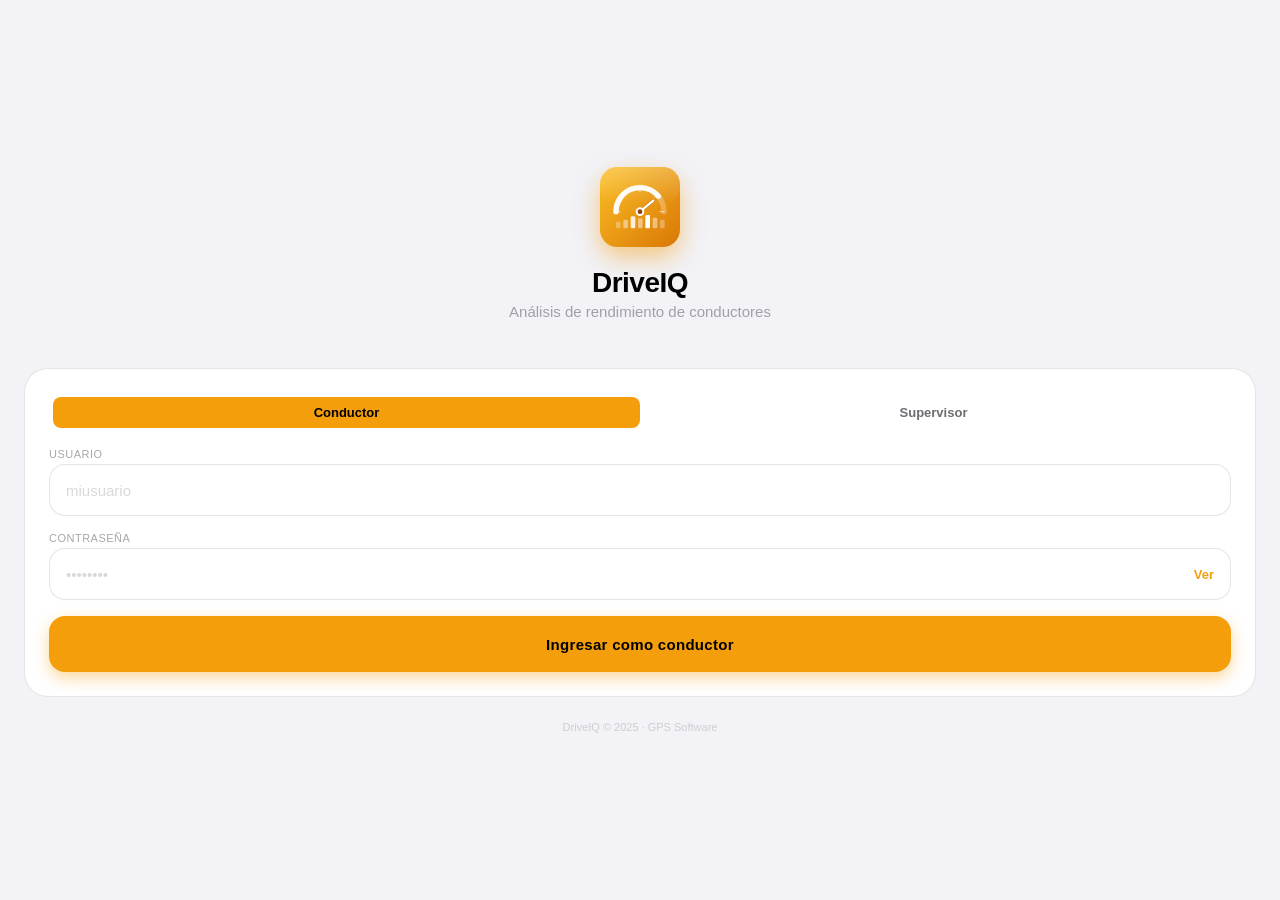
<file: mobile/index.html>
<!DOCTYPE html>
<html lang="en">
  <head>
    <meta charset="utf-8" />
    <meta httpEquiv="X-UA-Compatible" content="IE=edge" />
    <meta name="viewport" content="width=device-width, initial-scale=1, shrink-to-fit=no" />
    <title>DriveIQ</title>
    <!-- The `react-native-web` recommended style reset: https://necolas.github.io/react-native-web/docs/setup/#root-element -->
    <style id="expo-reset">
      /* These styles make the body full-height */
      html,
      body {
        height: 100%;
      }
      /* These styles disable body scrolling if you are using <ScrollView> */
      body {
        overflow: hidden;
      }
      /* These styles make the root element full-height */
      #root {
        display: flex;
        height: 100%;
        flex: 1;
      }
    </style>
  <meta name="theme-color" content="#FBBF24">
<meta name="description" content="Análisis de rendimiento de conductores">
</head>

  <body>
    <!-- Use static rendering with Expo Router to support running without JavaScript. -->
    <noscript>
      You need to enable JavaScript to run this app.
    </noscript>
    <!-- The root element for your Expo app. -->
    <div id="root"></div>
  <script src="/mobile/_expo/static/js/web/AppEntry-ca454852be7a1707103ae1c05bba8837.js" defer></script>
</body>
</html>
</file>
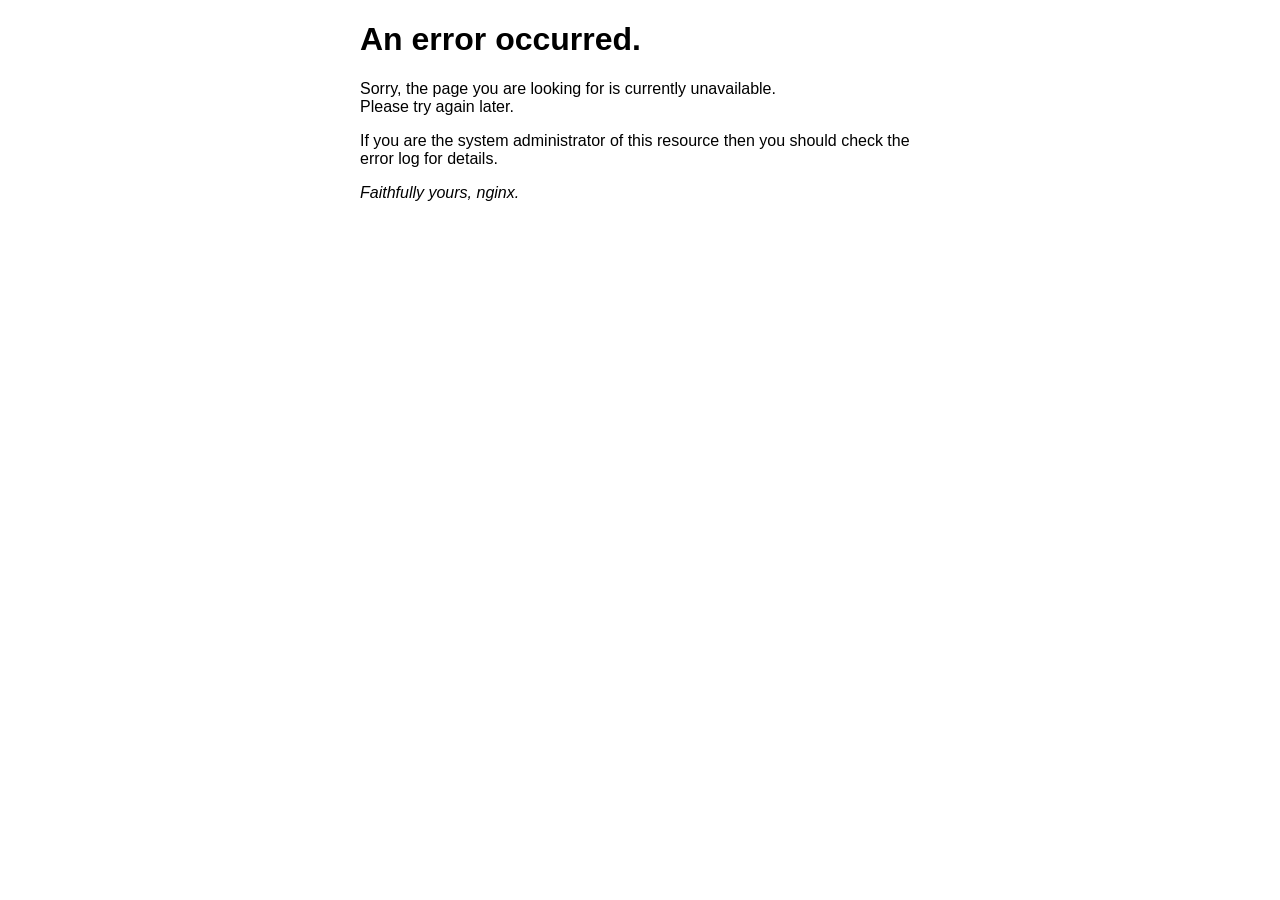
<file: 50x.html>
<!DOCTYPE html>
<html>
<head>
<title>Error</title>
<style>
html { color-scheme: light dark; }
body { width: 35em; margin: 0 auto;
font-family: Tahoma, Verdana, Arial, sans-serif; }
</style>
</head>
<body>
<h1>An error occurred.</h1>
<p>Sorry, the page you are looking for is currently unavailable.<br/>
Please try again later.</p>
<p>If you are the system administrator of this resource then you should check
the error log for details.</p>
<p><em>Faithfully yours, nginx.</em></p>
</body>
</html>
</file>
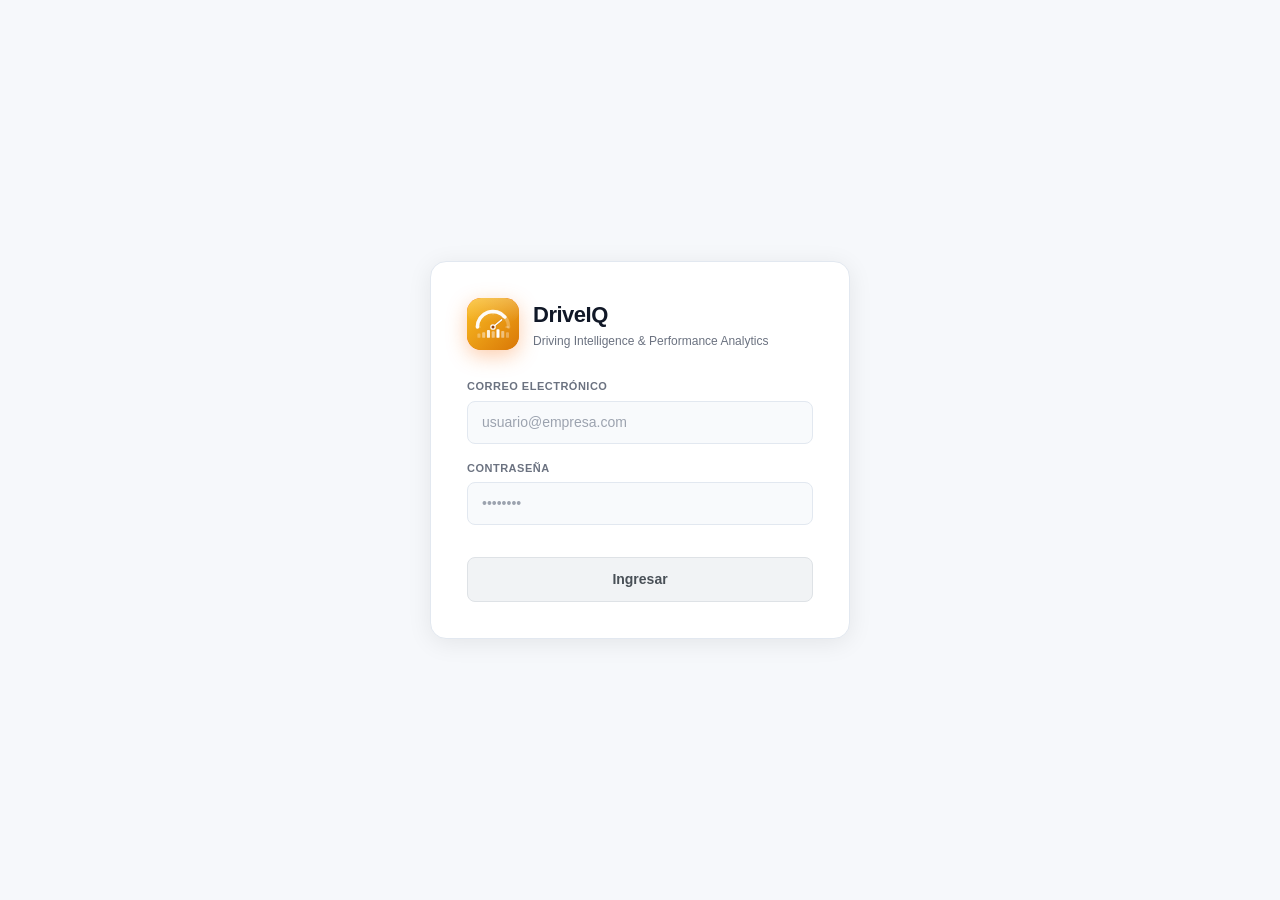
<file: login.html>
<!doctype html>
<html lang="es" data-theme="light">
<head>
<meta charset="utf-8">
<meta name="viewport" content="width=device-width,initial-scale=1">
<title>DriveIQ — Iniciar sesión</title>
<link href="https://cdn.jsdelivr.net/npm/bootstrap@5.3.2/dist/css/bootstrap.min.css" rel="stylesheet">
<link rel="stylesheet" href="styles.css?v=5.0">
<style>
  body { min-height: 100vh; display: flex; align-items: center; justify-content: center; background: #f4f6f9; }
  .login-card { width: 100%; max-width: 420px; background: #ffffff; border: 1px solid #e2e8f0; border-radius: 16px; padding: 36px; box-shadow: 0 4px 24px rgba(0,0,0,0.08); }
  .brand-row { display: flex; align-items: center; gap: 14px; margin-bottom: 28px; }
  .brand-icon { width: 52px; height: 52px; border-radius: 14px; background: linear-gradient(135deg, #F97316, #D97706); display: flex; align-items: center; justify-content: center; box-shadow: 0 6px 20px rgba(249,115,22,0.35); flex-shrink: 0; overflow: hidden; }
  .brand-icon img { width: 100%; height: 100%; object-fit: contain; border-radius: inherit; }
  .brand-name { font-size: 22px; font-weight: 700; letter-spacing: -0.5px; color: #111827; }
  .brand-sub { font-size: 12px; color: #6b7280; margin-top: 1px; }
  .field-label { display: block; font-size: 11px; font-weight: 600; letter-spacing: 0.5px; text-transform: uppercase; color: #6b7280; margin-bottom: 6px; }
  .field-input { width: 100%; background: #f8fafc; border: 1.5px solid #e2e8f0; border-radius: 8px; color: #111827; font-size: 14px; padding: 10px 14px; outline: none; transition: border-color .15s; box-sizing: border-box; }
  .field-input:focus { border-color: #F97316; }
  .field-input::placeholder { color: #9ca3af; }
  .btn-login { background: #F97316; color: #fff; border: none; border-radius: 8px; padding: 11px 20px; font-size: 14px; font-weight: 600; cursor: pointer; width: 100%; transition: opacity .15s; }
  .btn-login:hover { opacity: .88; }
  .btn-login:disabled { opacity: 0.5; cursor: not-allowed; }
  #errMsg { display: none; color: #dc2626; font-size: 12px; margin-top: 6px; }
</style>
</head>
<body>
<div class="login-card">
  <div class="brand-row">
    <div class="brand-icon">
      <img src="assets/driveiq-icon.svg" alt="DriveIQ">
    </div>
    <div>
      <div class="brand-name">DriveIQ</div>
      <div class="brand-sub">Driving Intelligence &amp; Performance Analytics</div>
    </div>
  </div>
  <form id="loginForm" autocomplete="on">
    <div class="mb-3">
      <label class="field-label" for="email">Correo electrónico</label>
      <input type="email" class="field-input" id="email" name="email" placeholder="usuario@empresa.com" required autocomplete="email">
    </div>
    <div class="mb-3">
      <label class="field-label" for="password">Contraseña</label>
      <input type="password" class="field-input" id="password" name="password" placeholder="••••••••" required autocomplete="current-password">
    </div>
    <div id="errMsg"></div>
    <button type="submit" class="btn-login mt-3" id="btnLogin">Ingresar</button>
  </form>
</div>
<script>
(function(){
  var t = localStorage.getItem('driveiq_theme') || 'light';
  document.documentElement.setAttribute('data-theme', t);
})();

// Si ya hay token guardado, ir directo al dashboard
var saved = localStorage.getItem('driveiq_token');
if (saved) { window.location.replace('/?' + 'token=' + encodeURIComponent(saved)); }

function getApiBase() {
  var h = window.location.hostname;
  if (h === 'localhost' || h === '127.0.0.1') return 'http://localhost:4010/api';
  return window.location.protocol + '//' + h + '/api';
}

document.getElementById('loginForm').addEventListener('submit', async function(e) {
  e.preventDefault();
  var btn = document.getElementById('btnLogin');
  var errMsg = document.getElementById('errMsg');
  var email = document.getElementById('email').value.trim();
  var password = document.getElementById('password').value;

  btn.disabled = true;
  btn.textContent = 'Verificando...';
  errMsg.style.display = 'none';

  try {
    var r = await fetch(getApiBase() + '/auth/login', {
      method: 'POST',
      headers: { 'Content-Type': 'application/json' },
      body: JSON.stringify({ email, password })
    });
    var data = await r.json();
    if (data.status === 'ok' && data.token) {
      localStorage.setItem('driveiq_token', data.token);
      window.location.replace('/?' + 'token=' + encodeURIComponent(data.token));
    } else {
      errMsg.textContent = data.error || 'Credenciales incorrectas. Verifique su email y contraseña.';
      errMsg.style.display = 'block';
      btn.disabled = false;
      btn.textContent = 'Ingresar';
    }
  } catch(err) {
    errMsg.textContent = 'Error de conexión. Intente nuevamente.';
    errMsg.style.display = 'block';
    btn.disabled = false;
    btn.textContent = 'Ingresar';
  }
});
</script>
</body>
</html>
</file>
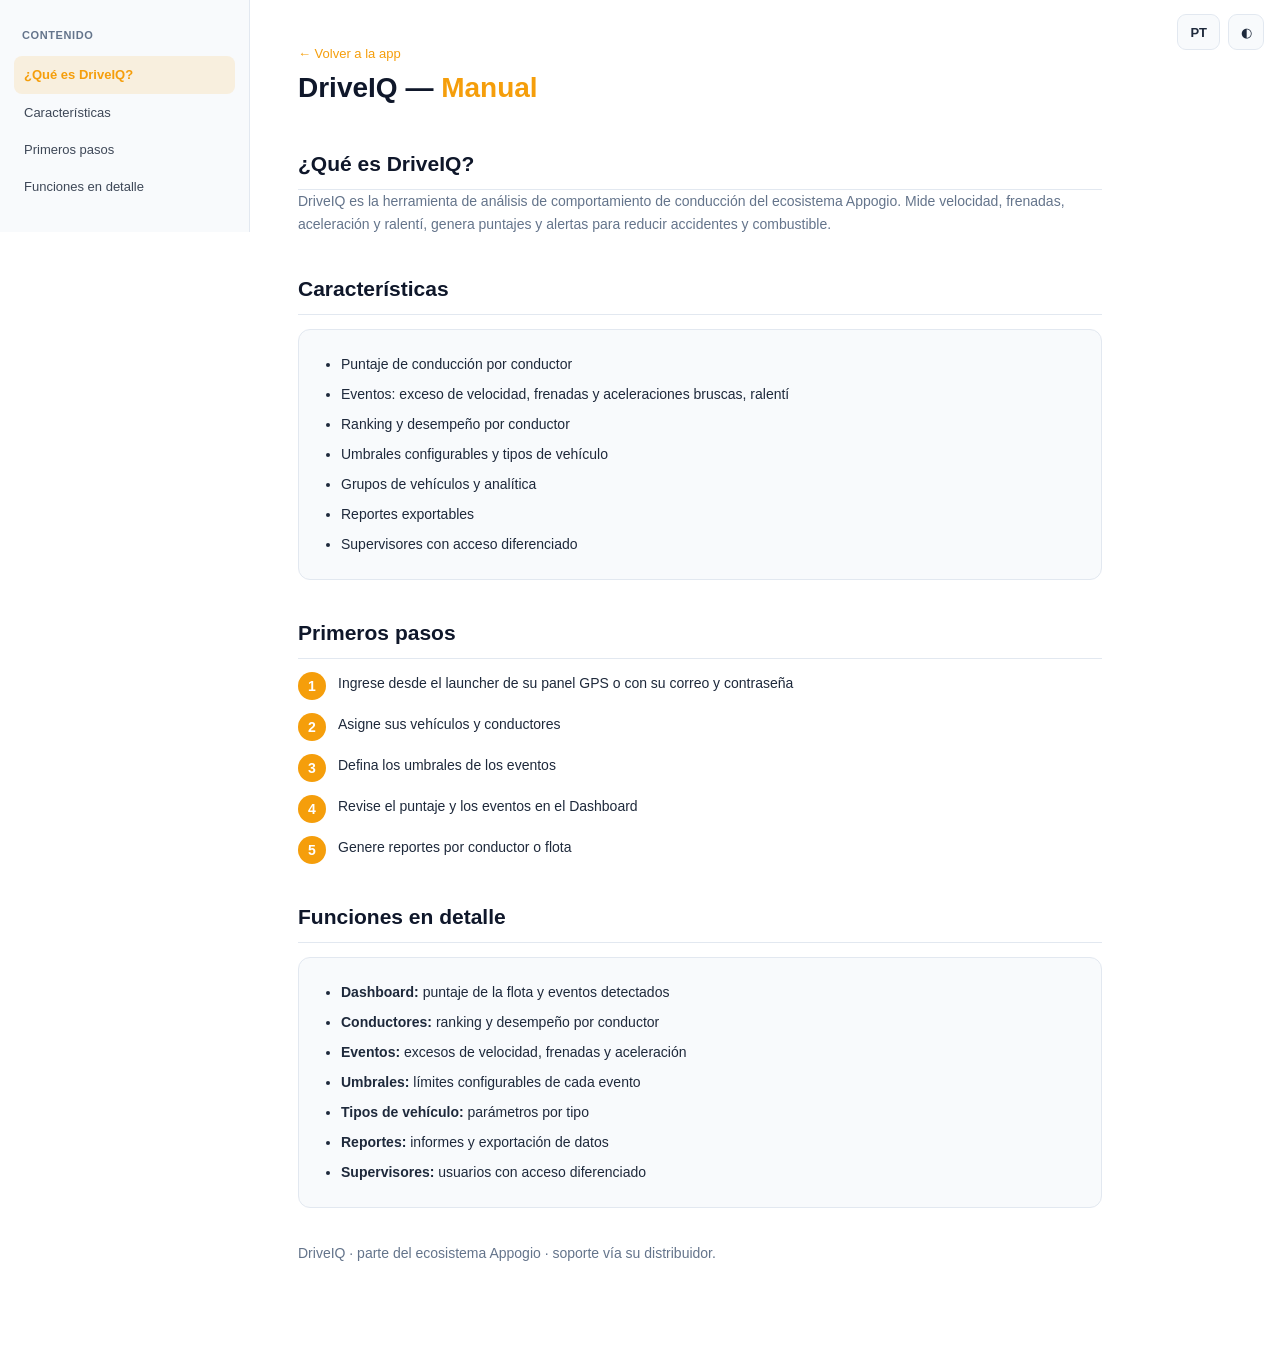
<file: manual.html>
<!DOCTYPE html><html lang="es"><head><meta charset="UTF-8"><meta name="viewport" content="width=device-width,initial-scale=1">
<title>DriveIQ — Manual | Appogio</title>
<style>
:root{--m-bg:#fff;--m-side:#f8fafc;--m-card:#f8fafc;--m-border:#e2e8f0;--m-text:#1e293b;--m-muted:#64748b;--m-h:#0f172a;--m-acc:#F59E0B;--m-accbg:#F59E0B1f}
[data-theme=dark]{--m-bg:#0d1117;--m-side:#161b22;--m-card:#161b22;--m-border:#30363d;--m-text:#c9d1d9;--m-muted:#8b949e;--m-h:#e6edf3;--m-accbg:#F59E0B33}
*{box-sizing:border-box;margin:0;padding:0}html{scroll-behavior:smooth}
body{background:var(--m-bg);color:var(--m-text);font-family:-apple-system,BlinkMacSystemFont,"Segoe UI",Roboto,Arial,sans-serif;font-size:14px;line-height:1.65}
.mlayout{display:flex;align-items:flex-start}
.mnav{position:sticky;top:0;width:250px;flex-shrink:0;max-height:100vh;overflow-y:auto;padding:26px 14px;background:var(--m-side);border-right:1px solid var(--m-border)}
.mnav-title{font-size:11px;text-transform:uppercase;letter-spacing:.6px;color:var(--m-muted);margin:0 8px 12px;font-weight:700}
.mnav a{display:block;padding:8px 10px;border-radius:8px;color:var(--m-text);text-decoration:none;font-size:13px;opacity:.85}
.mnav a:hover{background:var(--m-accbg)}.mnav a.active{background:var(--m-accbg);color:var(--m-acc);font-weight:700;opacity:1}
.wrap{flex:1;max-width:900px;padding:42px 48px 90px}
h1{font-size:28px;color:var(--m-h);font-weight:800}h1 span{color:var(--m-acc)}
h2{margin-top:36px;border-bottom:1px solid var(--m-border);padding-bottom:7px;font-size:21px;color:var(--m-h);scroll-margin-top:18px;font-weight:700}
.muted{color:var(--m-muted)}ol,ul{padding-left:22px}li{margin:7px 0}
.card{background:var(--m-card);border:1px solid var(--m-border);border-radius:12px;padding:16px 20px;margin:14px 0}
.step{display:flex;gap:12px;margin:13px 0}
.num{flex:0 0 28px;height:28px;border-radius:50%;background:var(--m-acc);color:#fff;font-weight:800;display:flex;align-items:center;justify-content:center}
a.back{color:var(--m-acc);text-decoration:none;font-size:13px}
.m-toggle{position:fixed;top:14px;right:16px;z-index:30;background:var(--m-card);border:1px solid var(--m-border);color:var(--m-text);border-radius:9px;width:36px;height:36px;cursor:pointer}
.m-lang{position:fixed;top:14px;right:60px;z-index:30;background:var(--m-card);border:1px solid var(--m-border);color:var(--m-text);border-radius:9px;height:36px;padding:0 12px;cursor:pointer;font-weight:700;font-size:13px}
html[data-lang="pt"] .es{display:none}
html[data-lang="es"] .pt{display:none}
@media(max-width:820px){.mlayout{flex-direction:column}.mnav{position:sticky;width:auto;max-height:none;border-right:none;border-bottom:1px solid var(--m-border);display:flex;gap:6px;overflow-x:auto;white-space:nowrap;padding:10px 12px}.mnav-title{display:none}.mnav a{flex-shrink:0}.wrap{padding:24px 18px 70px}}
</style>
<script>(function(){try{var t=localStorage.getItem("man_theme")||"light";document.documentElement.setAttribute("data-theme",t)}catch(e){}var l="es";try{l=localStorage.getItem("manual_lang")||"es"}catch(e){}document.documentElement.setAttribute("data-lang",l)})();</script></head><body>
<button class="m-lang" id="mlangbtn" onclick="(function(){var c=document.documentElement.getAttribute('data-lang')==='pt'?'es':'pt';document.documentElement.setAttribute('data-lang',c);try{localStorage.setItem('manual_lang',c)}catch(e){}document.getElementById('mlangbtn').textContent=c==='es'?'PT':'ES';})()" title="Idioma / Idioma">PT</button>
<button class="m-toggle" onclick="(function(){var d=document.documentElement.getAttribute('data-theme')==='dark'?'light':'dark';document.documentElement.setAttribute('data-theme',d);try{localStorage.setItem('man_theme',d)}catch(e){}})()" title="Tema / Tema">◐</button>
<div class="mlayout">
<nav class="mnav"><div class="mnav-title"><span class="es">Contenido</span><span class="pt">Conteúdo</span></div>
<a href="#que-es"><span class="es">¿Qué es DriveIQ?</span><span class="pt">O que é o DriveIQ?</span></a><a href="#caracteristicas"><span class="es">Características</span><span class="pt">Recursos</span></a><a href="#primeros-pasos"><span class="es">Primeros pasos</span><span class="pt">Primeiros passos</span></a><a href="#funciones"><span class="es">Funciones en detalle</span><span class="pt">Funções em detalhe</span></a></nav>
<div class="wrap">
<a class="back" href="/"><span class="es">&larr; Volver a la app</span><span class="pt">&larr; Voltar ao app</span></a>
<h1>DriveIQ — <span>Manual</span></h1>
<h2 id="que-es"><span class="es">¿Qué es DriveIQ?</span><span class="pt">O que é o DriveIQ?</span></h2>
<p class="muted"><span class="es">DriveIQ es la herramienta de análisis de comportamiento de conducción del ecosistema Appogio. Mide velocidad, frenadas, aceleración y ralentí, genera puntajes y alertas para reducir accidentes y combustible.</span><span class="pt">O DriveIQ é a ferramenta de análise de comportamento de condução do ecossistema Appogio. Mede velocidade, frenagens, aceleração e marcha lenta, gera pontuações e alertas para reduzir acidentes e combustível.</span></p>
<h2 id="caracteristicas"><span class="es">Características</span><span class="pt">Recursos</span></h2>
<div class="card"><ul><li><span class="es">Puntaje de conducción por conductor</span><span class="pt">Pontuação de condução por motorista</span></li><li><span class="es">Eventos: exceso de velocidad, frenadas y aceleraciones bruscas, ralentí</span><span class="pt">Eventos: excesso de velocidade, frenagens e acelerações bruscas, marcha lenta</span></li><li><span class="es">Ranking y desempeño por conductor</span><span class="pt">Ranking e desempenho por motorista</span></li><li><span class="es">Umbrales configurables y tipos de vehículo</span><span class="pt">Limites configuráveis e tipos de veículo</span></li><li><span class="es">Grupos de vehículos y analítica</span><span class="pt">Grupos de veículos e analytics</span></li><li><span class="es">Reportes exportables</span><span class="pt">Relatórios exportáveis</span></li><li><span class="es">Supervisores con acceso diferenciado</span><span class="pt">Supervisores com acesso diferenciado</span></li></ul></div>
<h2 id="primeros-pasos"><span class="es">Primeros pasos</span><span class="pt">Primeiros passos</span></h2>
<div class="step"><div class="num">1</div><div><span class="es">Ingrese desde el launcher de su panel GPS o con su correo y contraseña</span><span class="pt">Entre pelo launcher do seu painel GPS ou com seu e-mail e senha</span></div></div><div class="step"><div class="num">2</div><div><span class="es">Asigne sus vehículos y conductores</span><span class="pt">Atribua seus veículos e motoristas</span></div></div><div class="step"><div class="num">3</div><div><span class="es">Defina los umbrales de los eventos</span><span class="pt">Defina os limites dos eventos</span></div></div><div class="step"><div class="num">4</div><div><span class="es">Revise el puntaje y los eventos en el Dashboard</span><span class="pt">Confira a pontuação e os eventos no Dashboard</span></div></div><div class="step"><div class="num">5</div><div><span class="es">Genere reportes por conductor o flota</span><span class="pt">Gere relatórios por motorista ou frota</span></div></div>
<h2 id="funciones"><span class="es">Funciones en detalle</span><span class="pt">Funções em detalhe</span></h2>
<div class="card"><ul><li><b>Dashboard:</b> <span class="es">puntaje de la flota y eventos detectados</span><span class="pt">pontuação da frota e eventos detectados</span></li><li><b><span class="es">Conductores:</span><span class="pt">Motoristas:</span></b> <span class="es">ranking y desempeño por conductor</span><span class="pt">ranking e desempenho por motorista</span></li><li><b>Eventos:</b> <span class="es">excesos de velocidad, frenadas y aceleración</span><span class="pt">excessos de velocidade, frenagens e aceleração</span></li><li><b><span class="es">Umbrales:</span><span class="pt">Limites:</span></b> <span class="es">límites configurables de cada evento</span><span class="pt">limites configuráveis de cada evento</span></li><li><b><span class="es">Tipos de vehículo:</span><span class="pt">Tipos de veículo:</span></b> <span class="es">parámetros por tipo</span><span class="pt">parâmetros por tipo</span></li><li><b><span class="es">Reportes:</span><span class="pt">Relatórios:</span></b> <span class="es">informes y exportación de datos</span><span class="pt">relatórios e exportação de dados</span></li><li><b><span class="es">Supervisores:</span><span class="pt">Supervisores:</span></b> <span class="es">usuarios con acceso diferenciado</span><span class="pt">usuários com acesso diferenciado</span></li></ul></div>
<p class="muted" style="margin-top:34px"><span class="es">DriveIQ · parte del ecosistema Appogio · soporte vía su distribuidor.</span><span class="pt">DriveIQ · parte do ecossistema Appogio · suporte através do seu distribuidor.</span></p>
</div></div>
<script>(function(){var b=document.getElementById('mlangbtn');if(b)b.textContent=document.documentElement.getAttribute('data-lang')==='pt'?'ES':'PT';})();</script>
<script>(function(){var ls=[].slice.call(document.querySelectorAll('.mnav a')),map={};ls.forEach(function(a){map[a.getAttribute('href').slice(1)]=a});var o=new IntersectionObserver(function(es){es.forEach(function(e){if(e.isIntersecting){ls.forEach(function(x){x.classList.remove('active')});var a=map[e.target.id];if(a)a.classList.add('active')}})},{rootMargin:'-10% 0px -80% 0px'});document.querySelectorAll('h2[id]').forEach(function(h){o.observe(h)})})();</script>
</body></html>
</file>
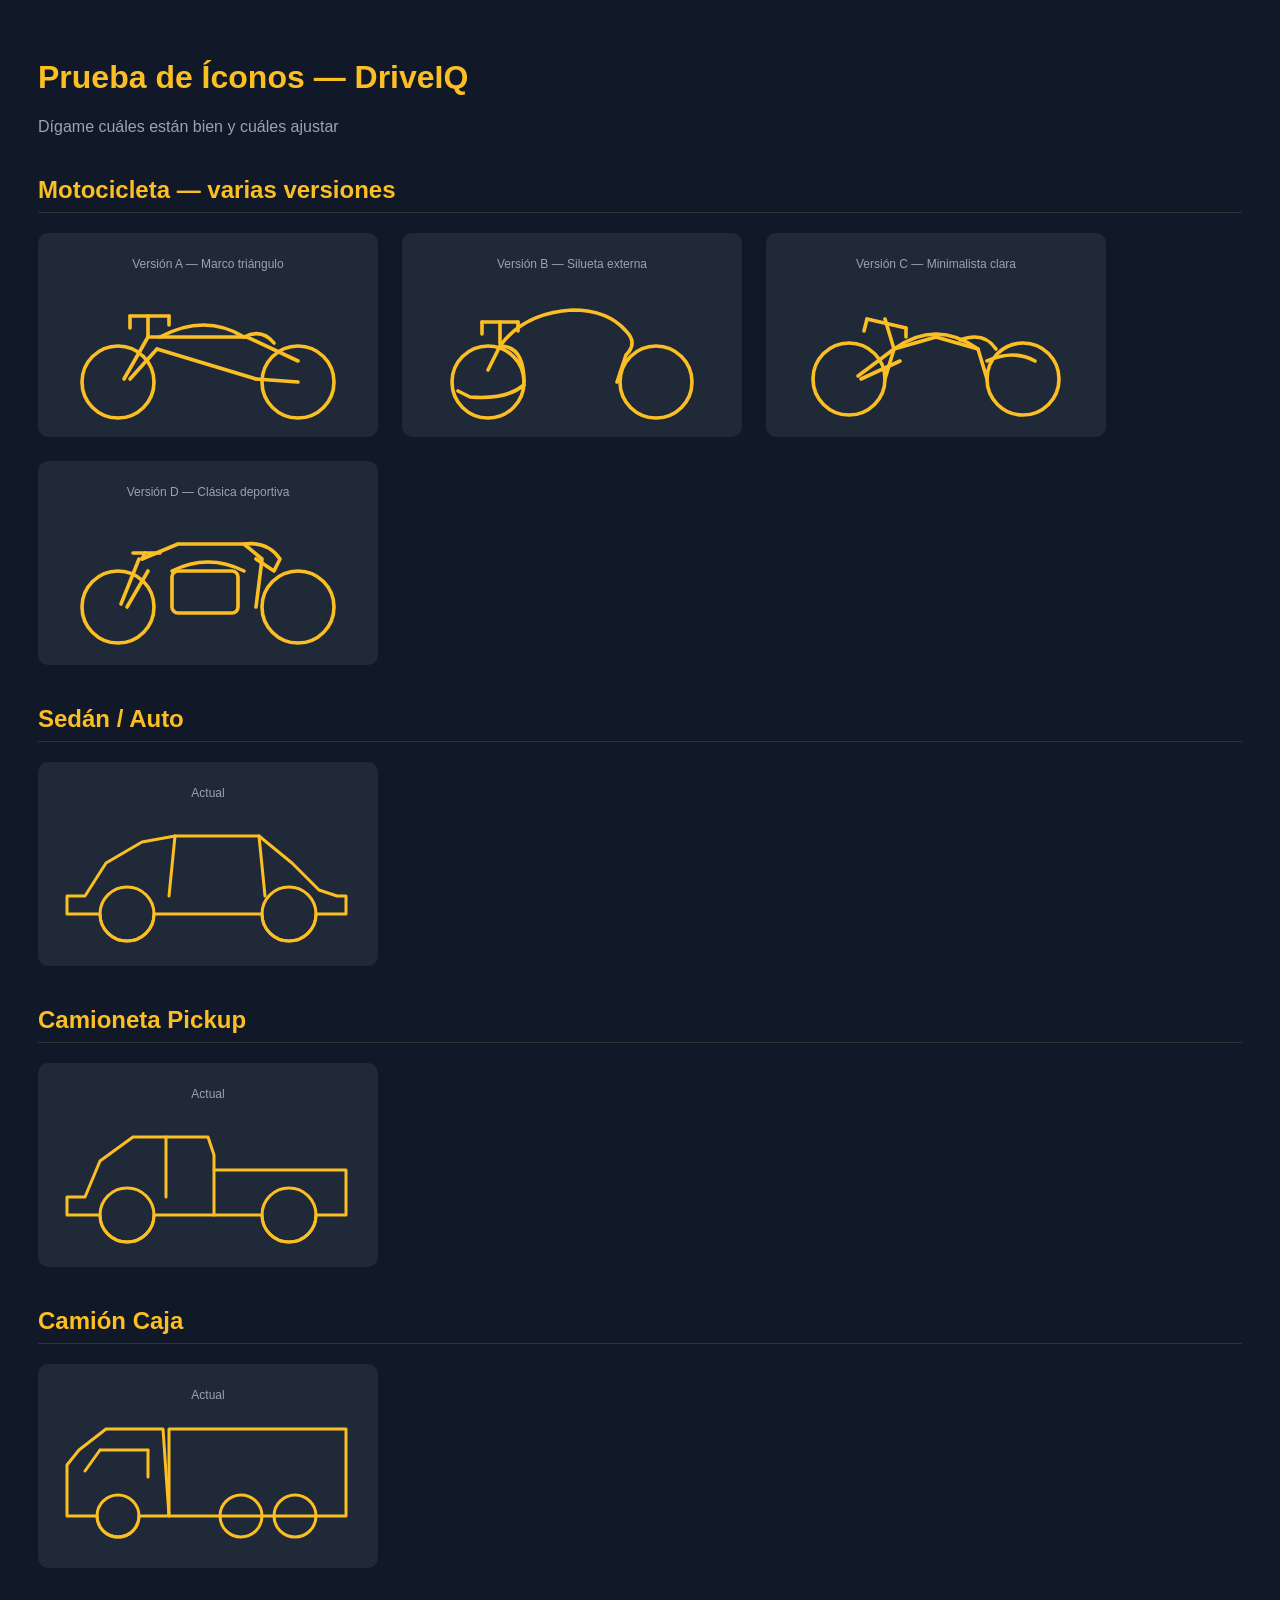
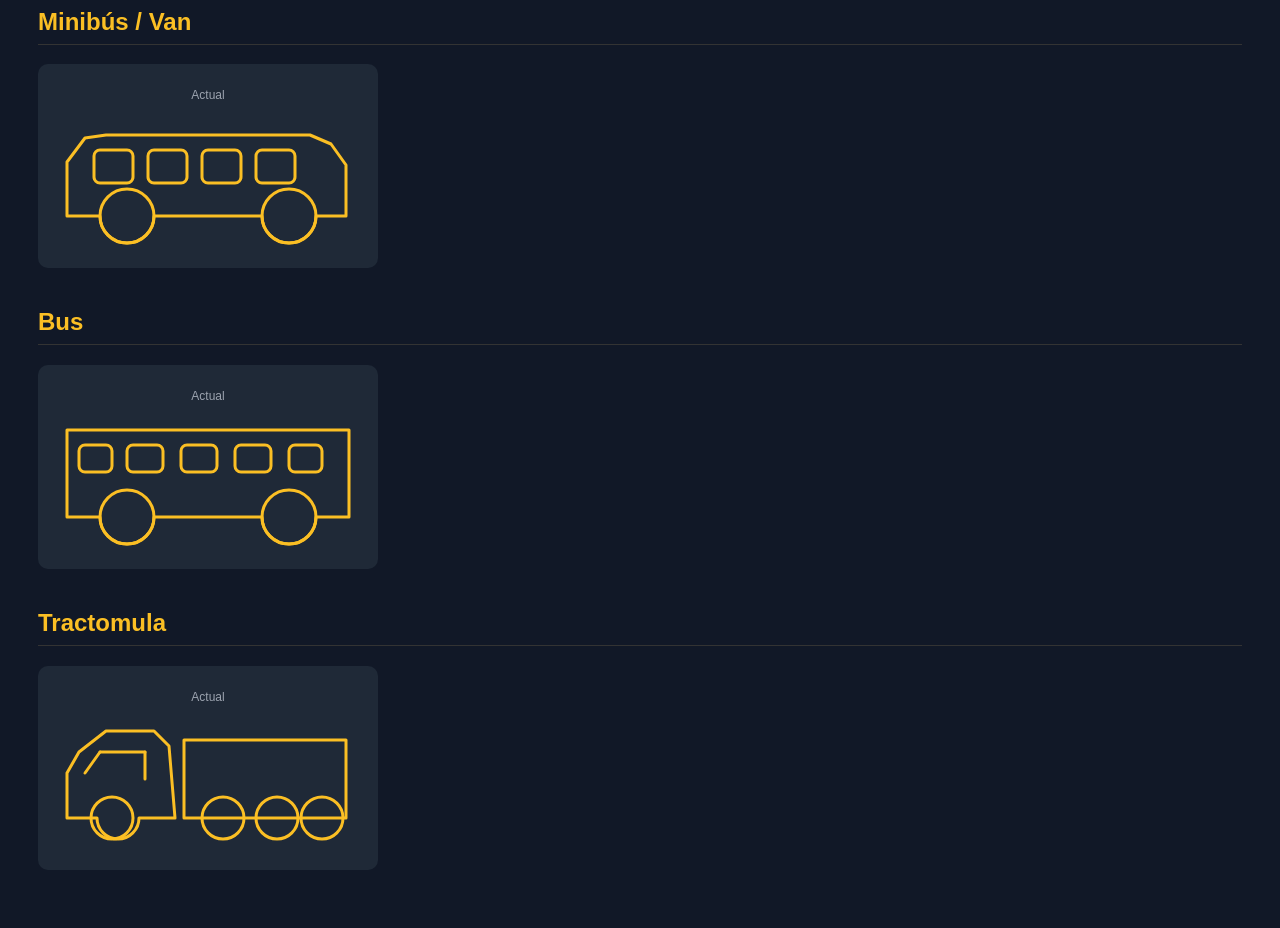
<file: test-icons.html>
<!DOCTYPE html>
<html lang="es">
<head>
<meta charset="utf-8">
<title>Test Íconos DriveIQ</title>
<style>
  body { background: #111827; font-family: sans-serif; padding: 30px; color: #fff; }
  h1 { color: #FBBF24; }
  h2 { color: #FBBF24; border-bottom: 1px solid #333; padding-bottom: 8px; margin-top: 40px; }
  .row { display: flex; flex-wrap: wrap; gap: 24px; margin-bottom: 20px; }
  .card { background: #1f2937; border-radius: 10px; padding: 16px 20px; text-align: center; }
  .card p { color: #9ca3af; font-size: 12px; margin: 8px 0 0 0; }
  svg { display: block; margin: 0 auto; }
</style>
</head>
<body>
<h1>Prueba de Íconos — DriveIQ</h1>
<p style="color:#9ca3af">Dígame cuáles están bien y cuáles ajustar</p>

<!-- ============================== MOTO ============================== -->
<h2>Motocicleta — varias versiones</h2>
<div class="row">

  <div class="card">
    <p>Versión A — Marco triángulo</p>
    <svg viewBox="0 0 100 50" width="300" height="150" fill="none" stroke="#FBBF24" stroke-width="1.2" stroke-linecap="round" stroke-linejoin="round">
      <circle cx="20" cy="37" r="12"/>
      <circle cx="80" cy="37" r="12"/>
      <!-- horquilla delantera doble -->
      <line x1="30" y1="22" x2="22" y2="36"/>
      <line x1="33" y1="26" x2="24" y2="36"/>
      <!-- tubo superior (top tube) -->
      <line x1="30" y1="22" x2="63" y2="22"/>
      <!-- tubo inferior (down tube) -->
      <line x1="33" y1="26" x2="66" y2="36"/>
      <!-- cadena (chain stay) -->
      <line x1="66" y1="36" x2="80" y2="37"/>
      <!-- soporte asiento (seat stay) -->
      <line x1="63" y1="22" x2="80" y2="30"/>
      <!-- depósito (tank hump) -->
      <path d="M34,22 Q49,14 62,22"/>
      <!-- asiento -->
      <path d="M62,22 Q68,19 72,24"/>
      <!-- manillar -->
      <line x1="24" y1="15" x2="37" y2="15"/>
      <line x1="30" y1="15" x2="30" y2="22"/>
      <line x1="24" y1="15" x2="24" y2="19"/>
      <line x1="37" y1="15" x2="37" y2="18"/>
    </svg>
  </div>

  <div class="card">
    <p>Versión B — Silueta externa</p>
    <svg viewBox="0 0 100 50" width="300" height="150" fill="none" stroke="#FBBF24" stroke-width="1.2" stroke-linecap="round" stroke-linejoin="round">
      <circle cx="22" cy="37" r="12"/>
      <circle cx="78" cy="37" r="12"/>
      <!-- perfil exterior del cuerpo -->
      <path d="M26,25 Q34,14 50,13 Q62,13 68,20 Q72,24 68,28 L65,37"/>
      <path d="M34,37 Q34,25 26,25"/>
      <!-- horquilla -->
      <line x1="26" y1="25" x2="22" y2="33"/>
      <!-- manillar T -->
      <line x1="20" y1="17" x2="32" y2="17"/>
      <line x1="26" y1="17" x2="26" y2="24"/>
      <line x1="20" y1="17" x2="20" y2="21"/>
      <line x1="32" y1="17" x2="32" y2="20"/>
      <!-- tubo de escape -->
      <path d="M34,38 Q28,43 16,42 L12,40"/>
    </svg>
  </div>

  <div class="card">
    <p>Versión C — Minimalista clara</p>
    <svg viewBox="0 0 100 50" width="300" height="150" fill="none" stroke="#FBBF24" stroke-width="1.2" stroke-linecap="round" stroke-linejoin="round">
      <circle cx="21" cy="36" r="12"/>
      <circle cx="79" cy="36" r="12"/>
      <!-- bloque motor/chasis entre ruedas -->
      <path d="M33,36 L36,26 L50,22 L64,26 L67,36"/>
      <!-- depósito arriba -->
      <path d="M36,26 Q50,16 64,26"/>
      <!-- asiento trasero -->
      <path d="M58,23 Q66,20 70,26"/>
      <!-- guardabarro trasero -->
      <path d="M67,30 Q76,26 83,30"/>
      <!-- horquilla doble -->
      <line x1="36" y1="26" x2="24" y2="35"/>
      <line x1="38" y1="30" x2="25" y2="36"/>
      <!-- manillar -->
      <line x1="27" y1="16" x2="40" y2="19"/>
      <line x1="33" y1="16" x2="36" y2="26"/>
      <line x1="27" y1="16" x2="26" y2="20"/>
      <line x1="40" y1="19" x2="40" y2="22"/>
    </svg>
  </div>

  <div class="card">
    <p>Versión D — Clásica deportiva</p>
    <svg viewBox="0 0 100 50" width="300" height="150" fill="none" stroke="#FBBF24" stroke-width="1.2" stroke-linecap="round" stroke-linejoin="round">
      <circle cx="20" cy="36" r="12"/>
      <circle cx="80" cy="36" r="12"/>
      <!-- horquilla invertida -->
      <line x1="27" y1="20" x2="21" y2="35"/>
      <line x1="30" y1="24" x2="23" y2="36"/>
      <!-- chasis principal -->
      <path d="M28,20 L40,15 L62,15 L68,20 L66,36"/>
      <!-- motor -->
      <rect x="38" y="24" width="22" height="14" rx="2"/>
      <!-- depósito -->
      <path d="M38,24 Q50,18 62,24"/>
      <!-- asiento/cola -->
      <path d="M62,15 Q70,14 74,20 L72,24 L66,20"/>
      <!-- manillar bajo (sport) -->
      <line x1="25" y1="18" x2="34" y2="18"/>
      <line x1="29" y1="18" x2="28" y2="20"/>
    </svg>
  </div>

</div>

<!-- ============================== AUTO ============================== -->
<h2>Sedán / Auto</h2>
<div class="row">
  <div class="card">
    <p>Actual</p>
    <svg viewBox="0 0 100 50" width="300" height="150" fill="none" stroke="#FBBF24" stroke-width="1" stroke-linecap="round" stroke-linejoin="round">
      <path d="M3,38 L3,32 L9,32 L16,21 L28,14 L39,12 L67,12 L78,21 L87,30 L93,32 L96,32 L96,38 L86,38 A9,9 0 0 1 68,38 L32,38 A9,9 0 0 1 14,38 L3,38"/>
      <circle cx="23" cy="38" r="9"/>
      <circle cx="77" cy="38" r="9"/>
      <line x1="39" y1="12" x2="37" y2="32"/>
      <line x1="67" y1="12" x2="69" y2="32"/>
    </svg>
  </div>
</div>

<!-- ============================== PICKUP ============================== -->
<h2>Camioneta Pickup</h2>
<div class="row">
  <div class="card">
    <p>Actual</p>
    <svg viewBox="0 0 100 50" width="300" height="150" fill="none" stroke="#FBBF24" stroke-width="1" stroke-linecap="round" stroke-linejoin="round">
      <path d="M3,38 L3,32 L9,32 L14,20 L25,12 L50,12 L52,18 L52,38 L32,38 A9,9 0 0 1 14,38 L3,38"/>
      <circle cx="23" cy="38" r="9"/>
      <line x1="36" y1="12" x2="36" y2="32"/>
      <path d="M52,23 L96,23 L96,38 L86,38 A9,9 0 0 1 68,38 L52,38"/>
      <circle cx="77" cy="38" r="9"/>
    </svg>
  </div>
</div>

<!-- ============================== CAMION ============================== -->
<h2>Camión Caja</h2>
<div class="row">
  <div class="card">
    <p>Actual</p>
    <svg viewBox="0 0 100 50" width="300" height="150" fill="none" stroke="#FBBF24" stroke-width="1" stroke-linecap="round" stroke-linejoin="round">
      <path d="M3,38 L3,21 L7,16 L16,9 L35,9 L37,38 L27,38 A7,7 0 0 1 13,38 L3,38"/>
      <line x1="9" y1="23" x2="14" y2="16"/>
      <line x1="14" y1="16" x2="30" y2="16"/>
      <line x1="30" y1="16" x2="30" y2="25"/>
      <rect x="37" y="9" width="59" height="29"/>
      <circle cx="20" cy="38" r="7"/>
      <circle cx="61" cy="38" r="7"/>
      <circle cx="79" cy="38" r="7"/>
    </svg>
  </div>
</div>

<!-- ============================== MINIBUS ============================== -->
<h2>Minibús / Van</h2>
<div class="row">
  <div class="card">
    <p>Actual</p>
    <svg viewBox="0 0 100 50" width="300" height="150" fill="none" stroke="#FBBF24" stroke-width="1" stroke-linecap="round" stroke-linejoin="round">
      <path d="M3,38 L3,20 L9,12 L16,11 L84,11 L91,14 L96,21 L96,38 L86,38 A9,9 0 0 1 68,38 L32,38 A9,9 0 0 1 14,38 L3,38"/>
      <circle cx="23" cy="38" r="9"/>
      <circle cx="77" cy="38" r="9"/>
      <rect x="12" y="16" width="13" height="11" rx="2"/>
      <rect x="30" y="16" width="13" height="11" rx="2"/>
      <rect x="48" y="16" width="13" height="11" rx="2"/>
      <rect x="66" y="16" width="13" height="11" rx="2"/>
    </svg>
  </div>
</div>

<!-- ============================== BUS ============================== -->
<h2>Bus</h2>
<div class="row">
  <div class="card">
    <p>Actual</p>
    <svg viewBox="0 0 100 50" width="300" height="150" fill="none" stroke="#FBBF24" stroke-width="1" stroke-linecap="round" stroke-linejoin="round">
      <path d="M3,38 L3,9 L97,9 L97,38 L86,38 A9,9 0 0 1 68,38 L32,38 A9,9 0 0 1 14,38 L3,38"/>
      <circle cx="23" cy="38" r="9"/>
      <circle cx="77" cy="38" r="9"/>
      <rect x="7" y="14" width="11" height="9" rx="2"/>
      <rect x="23" y="14" width="12" height="9" rx="2"/>
      <rect x="41" y="14" width="12" height="9" rx="2"/>
      <rect x="59" y="14" width="12" height="9" rx="2"/>
      <rect x="77" y="14" width="11" height="9" rx="2"/>
    </svg>
  </div>
</div>

<!-- ============================== TRACTOMULA ============================== -->
<h2>Tractomula</h2>
<div class="row">
  <div class="card">
    <p>Actual</p>
    <svg viewBox="0 0 100 50" width="300" height="150" fill="none" stroke="#FBBF24" stroke-width="1" stroke-linecap="round" stroke-linejoin="round">
      <path d="M3,38 L3,23 L7,16 L16,9 L32,9 L37,14 L39,38 L27,38 A7,7 0 0 1 13,38 L3,38"/>
      <line x1="9" y1="23" x2="14" y2="16"/>
      <line x1="14" y1="16" x2="29" y2="16"/>
      <line x1="29" y1="16" x2="29" y2="25"/>
      <rect x="42" y="12" width="54" height="26"/>
      <circle cx="18" cy="38" r="7"/>
      <circle cx="55" cy="38" r="7"/>
      <circle cx="73" cy="38" r="7"/>
      <circle cx="88" cy="38" r="7"/>
    </svg>
  </div>
</div>

</body>
</html>
</file>
<file: styles.css>
/* ============================================
   DRIVEIQ - MODO DÍA Y NOCHE
   Paleta Nocturna: RISKAI / DRIVEIQ STYLE
   ============================================ */

/* ============================================
   MODO DÍA (LIGHT MODE)
   ============================================ */

:root,
[data-theme="light"],
html[data-theme="light"],
body[data-theme="light"] {
  /* Fondos - Modo Día */
  --bg-main: #f6f8fb;
  --bg-panel: #ffffff;
  --bg-card: #f8f9fa;
  
  /* Bordes y líneas */
  --border-soft: #dee2e6;
  
  /* Texto */
  --text-primary: #212529;
  --text-secondary: #6c757d;
  
  /* Acentos */
  --accent-blue: #F97316;
  --accent-green: #198754;
  --accent-warning: #ffc107;
  --accent-danger: #dc3545;

  /* Variables legacy */
  --primary: var(--accent-blue);
  --on-primary: #ffffff;
  --bg: var(--bg-main);
  --card-bg: var(--bg-panel);
  --text: var(--text-primary);
  --text-muted: var(--text-secondary);
  --border: var(--border-soft);
  --border-light: var(--bg-card);
  --success: var(--accent-green);
  --warning: var(--accent-warning);
  --danger: var(--accent-danger);
  --info: var(--accent-blue);
  --btn-default: var(--bg-card);
  --btn-default-hover: #e9ecef;
  --btn-default-active: #dee2e6;
}

/* ============================================
   MODO NOCTURNO (DARK MODE)
   ============================================ */

[data-theme="dark"],
html[data-theme="dark"],
body[data-theme="dark"] {
  /* Fondos - Jerarquía visual */
  --bg-main: #0B1220;           /* Fondo principal (background global) */
  --bg-panel: #0F1A2E;          /* Paneles grandes / contenedores */
  --bg-card: #121F36;           /* Tarjetas internas / subpaneles */
  
  /* Bordes y líneas */
  --border-soft: #1C2A44;       /* Bordes suaves / líneas divisorias */
  
  /* Texto */
  --text-primary: #E6EDF3;      /* Texto principal (títulos) */
  --text-secondary: #C9D1D9;    /* Texto secundario / tablas / contenido */
  --text-tertiary: #8B949E;     /* Texto terciario / labels / hints */
  
  /* Acentos */
  --accent-blue: #F97316;       /* Naranja principal DriveIQ */
  --accent-green: #3FB950;      /* Verde positivo / éxito */
  --accent-warning: #D29922;    /* Amarillo advertencia */
  --accent-danger: #F85149;     /* Rojo crítico */
  
  /* Variables legacy */
  --primary: var(--accent-blue);
  --on-primary: var(--text-primary);
  --bg: var(--bg-main);
  --card-bg: var(--bg-panel);
  --text: var(--text-primary);
  --text-muted: var(--text-secondary);
  --border: var(--border-soft);
  --border-light: var(--bg-card);
  --success: var(--accent-green);
  --warning: var(--accent-warning);
  --danger: var(--accent-danger);
  --info: var(--accent-blue);
  --btn-default: var(--bg-card);
  --btn-default-hover: var(--border-soft);
  --btn-default-active: var(--accent-blue);
}

/* ============================================
   APLICACIÓN GLOBAL
   ============================================ */

html, body {
  background: var(--bg-main) !important;
  color: var(--text-primary) !important;
  transition: background-color 0.3s ease, color 0.3s ease;
  font-family: Inter, -apple-system, BlinkMacSystemFont, 'Segoe UI', Arial, Helvetica, sans-serif;
  margin: 0;
  padding: 0;
}

body {
  min-height: 100vh;
}

/* Contenedores principales */
.container-fluid,
.row,
.col-lg-3,
.col-lg-9,
main,
aside {
  background: var(--bg-main) !important;
  color: var(--text-primary) !important;
}

/* El container dentro del navbar no debe tener fondo propio */
.navbar .container-fluid {
  background: transparent !important;
}

/* ============================================
   TOPBAR / NAVBAR
   ============================================ */

#topbar,
.navbar {
  background: var(--bg-panel) !important;
  color: var(--text-primary) !important;
  padding: 0 20px;
  min-height: 62px;
  border-bottom: 2px solid var(--border-soft);
  box-shadow: none;
  transition: background-color 0.3s ease, border-color 0.3s ease;
  display: flex;
  align-items: stretch;
}

[data-theme="dark"] #topbar,
[data-theme="dark"] .navbar {
  box-shadow: none;
}

.topbar-brand {
  display: flex;
  align-items: center;
  gap: 12px;
  padding: 0 20px 0 0;
  flex-shrink: 0;
}

.topbar-brand-icon {
  width: 38px;
  height: 38px;
  flex-shrink: 0;
}

.topbar-brand-text {
  display: flex;
  flex-direction: column;
  justify-content: center;
  gap: 1px;
}

.topbar-actions {
  display: flex;
  align-items: center;
  gap: 8px;
  margin-left: auto;
  padding: 0 0 0 20px;
  flex-shrink: 0;
}

#topbar .h4 {
  font-size: 1.45rem;
  font-weight: 700;
  letter-spacing: -0.5px;
  margin: 0;
  color: var(--text-primary);
}

#topbar small {
  color: var(--text-primary);
  font-size: 0.75rem;
  opacity: 0.6;
  line-height: 1.2;
}

/* Botón nav-link estilo InspectPro */
.diq-nav-link {
  text-decoration: none !important;
  color: var(--text-secondary) !important;
  background: transparent !important;
  border: none !important;
  border-radius: 0 !important;
  outline: none !important;
  box-shadow: none !important;
  color: var(--text-secondary);
  font-family: inherit;
  font-size: 0.82rem;
  font-weight: 500;
  padding: 14px 16px;
  height: 100%;
  display: flex;
  align-items: center;
  cursor: pointer;
  transition: color 0.15s, background 0.15s;
  white-space: nowrap;
  position: relative;
}
.diq-nav-link::after {
  content: '';
  position: absolute;
  bottom: 0;
  left: 0;
  right: 0;
  height: 3px;
  background: transparent;
  transition: background 0.15s;
}
.diq-nav-link:focus,
.diq-nav-link:focus-visible,
.diq-nav-link:active {
  outline: none !important;
  box-shadow: none !important;
  background: transparent !important;
}
.diq-nav-link:hover {
  color: var(--text-primary);
  background: rgba(47, 129, 247, 0.05) !important;
  box-shadow: none !important;
}
.diq-nav-link.active {
  color: #FBBF24 !important;
  font-weight: 600;
  background: transparent !important;
}
.diq-nav-link.active::after {
  background: #FBBF24;
}

/* Botón de cambio de tema - estilo ghost */
.theme-toggle-btn {
  background-color: var(--btn-bg) !important;
  border: 1px solid var(--btn-border) !important;
  color: var(--btn-text) !important;
  padding: 6px 14px;
  border-radius: 10px;
  display: flex;
  align-items: center;
  transition: all 0.15s ease-in-out;
  cursor: pointer;
  font-size: 13px;
  font-weight: 500;
}

.theme-toggle-btn:hover {
  background-color: var(--btn-hover-bg) !important;
  border-color: var(--btn-hover-border) !important;
  color: var(--btn-text) !important;
  transform: translateY(-0.5px);
}

.theme-toggle-btn:active {
  transform: translateY(0.5px);
}

.theme-icon-wrapper {
  width: 28px;
  height: 28px;
  border-radius: 50%;
  background: var(--bg-card);
  display: inline-flex;
  align-items: center;
  justify-content: center;
  border: 1px solid var(--border-soft);
}

.theme-label {
  font-size: 0.875rem;
  font-weight: 500;
  color: var(--text-primary);
}

.navbar-nav .nav-link {
  color: var(--text-primary) !important;
  opacity: 0.9;
  transition: opacity 0.2s ease, color 0.2s ease;
}

.navbar-nav .nav-link:hover {
  opacity: 1;
  color: var(--accent-blue) !important;
}

/* ============================================
   CARDS / PANELES
   ============================================ */

.card {
  border-radius: 8px;
  border: 1px solid var(--border-soft);
  background: var(--bg-panel) !important;
  color: var(--text-primary) !important;
  transition: background-color 0.3s ease, border-color 0.3s ease, box-shadow 0.3s ease;
  box-shadow: 0 2px 4px rgba(0, 0, 0, 0.1);
}

[data-theme="dark"] .card {
  box-shadow: 0 2px 4px rgba(0, 0, 0, 0.2);
}

.card:hover {
  border-color: var(--border-soft);
  box-shadow: 0 4px 8px rgba(47, 129, 247, 0.1);
}

.card-header,
.card-body {
  background: var(--bg-panel) !important;
  color: var(--text-primary) !important;
  border-color: var(--border-soft) !important;
}

.card-header {
  border-bottom: 1px solid var(--border-soft);
  background: var(--bg-card) !important;
}

/* Cards internas (subpaneles) */
.card .card {
  background: var(--bg-card) !important;
  border-color: var(--border-soft);
}

/* ============================================
   TABLAS - ESTILO NOCTURNO ENTERPRISE
   NO debe haber fondo blanco en modo nocturno
   ============================================ */

/* Variables para tablas en modo nocturno */
[data-theme="dark"] {
  --table-bg: #0F1A2E;           /* Fondo de tabla = panel */
  --table-header-bg: #0B1528;    /* Header más oscuro */
  --table-row-bg: #0E1930;       /* Fila con contraste sutil */
  --table-row-hover: #121F36;    /* Hover suave */
  --table-border: #1C2A44;       /* Bordes suaves */
}

[data-theme="light"] {
  --table-bg: #ffffff;
  --table-header-bg: #f8f9fa;
  --table-row-bg: #ffffff;
  --table-row-hover: #f8f9fa;
  --table-border: #dee2e6;
}

/* Base para TODAS las tablas */
.table,
table {
  color: var(--text-primary) !important;
  background-color: var(--table-bg) !important;
  border-collapse: collapse;
  width: 100%;
}

/* Headers de tabla - más oscuros en modo nocturno */
.table-light th,
.table thead th,
table thead th,
th {
  background-color: var(--table-header-bg) !important;
  color: var(--text-primary) !important;
  font-weight: 600;
  border-bottom: 2px solid var(--table-border) !important;
  border-color: var(--table-border) !important;
  padding: 12px;
}

[data-theme="dark"] .table-light th,
[data-theme="dark"] .table thead th,
[data-theme="dark"] table thead th,
[data-theme="dark"] th {
  background-color: #0B1528 !important;
  color: #E6EDF3 !important;
}

/* Filas de tabla */
.table tbody tr,
table tbody tr,
tr {
  background-color: transparent !important;
}

/* Filas alternadas (striped) */
.table-striped > tbody > tr:nth-of-type(odd),
table tbody tr:nth-of-type(odd) {
  background-color: var(--table-row-bg) !important;
}

[data-theme="dark"] .table-striped > tbody > tr:nth-of-type(odd),
[data-theme="dark"] table tbody tr:nth-of-type(odd) {
  background-color: #0E1930 !important;
}

.table-striped > tbody > tr:nth-of-type(even),
table tbody tr:nth-of-type(even) {
  background-color: transparent !important;
}

[data-theme="dark"] .table-striped > tbody > tr:nth-of-type(even),
[data-theme="dark"] table tbody tr:nth-of-type(even) {
  background-color: transparent !important;
}

/* Hover de filas */
.table-hover > tbody > tr:hover,
table tbody tr:hover {
  background-color: var(--table-row-hover) !important;
  transition: background-color 0.15s ease;
}

[data-theme="dark"] .table-hover > tbody > tr:hover,
[data-theme="dark"] table tbody tr:hover {
  background-color: #121F36 !important;
}

/* Celdas */
.table td,
.table th,
table td,
table th {
  border-color: var(--table-border) !important;
  color: var(--text-primary) !important;
  padding: 12px;
}

[data-theme="dark"] .table td,
[data-theme="dark"] table td {
  border-color: #1C2A44 !important;
  color: var(--text-secondary) !important; /* #C9D1D9 para texto de tablas */
}

[data-theme="dark"] .table th,
[data-theme="dark"] table th {
  border-color: #1C2A44 !important;
  color: var(--text-primary) !important; /* #E6EDF3 para headers */
}

.table-sm td,
.table-sm th,
table.table-sm td,
table.table-sm th {
  border-color: var(--table-border) !important;
  padding: 8px;
}

/* Forzar eliminación de fondos blancos */
[data-theme="dark"] .table,
[data-theme="dark"] table,
[data-theme="dark"] .table tbody,
[data-theme="dark"] table tbody,
[data-theme="dark"] .table thead,
[data-theme="dark"] table thead {
  background-color: #0F1A2E !important;
  background: #0F1A2E !important;
}

[data-theme="dark"] .table tbody tr,
[data-theme="dark"] table tbody tr {
  background-color: transparent !important;
  background: transparent !important;
}

/* Override de Bootstrap que fuerza blanco */
[data-theme="dark"] .table-light,
[data-theme="dark"] .table-light thead,
[data-theme="dark"] .table-light tbody {
  background-color: #0F1A2E !important;
  background: #0F1A2E !important;
}

[data-theme="dark"] .table-light th {
  background-color: #0B1528 !important;
  background: #0B1528 !important;
}

/* Contenedores de tabla */
[data-theme="dark"] .table-responsive,
[data-theme="dark"] .card-body .table-responsive {
  background-color: transparent !important;
  background: transparent !important;
}

/* Asegurar que las cards que contienen tablas no tengan fondo blanco */
[data-theme="dark"] .card .table,
[data-theme="dark"] .card-body .table {
  background-color: #0F1A2E !important;
}

/* Texto secundario en tablas */
[data-theme="dark"] .table .text-muted,
[data-theme="dark"] table .text-muted {
  color: #8B949E !important;
}

/* ============================================
   SELECTOR DE RANKING - ESTILO ENTERPRISE
   ============================================ */

.score-header {
  color: var(--text-secondary);
  font-weight: 500;
  cursor: pointer;
  user-select: none;
  display: inline-flex;
  align-items: center;
  gap: 4px;
  transition: color 0.15s ease;
  position: relative;
}

.score-header:hover {
  color: var(--text-primary);
}

.score-header-arrow {
  font-size: 10px;
  opacity: 0.7;
  transition: opacity 0.15s ease;
}

.score-header:hover .score-header-arrow {
  opacity: 1;
}

.score-header-subtitle {
  display: block;
  font-size: 10px;
  font-weight: 400;
  opacity: 0.8;
  margin-top: 2px;
  line-height: 1.2;
}

/* Menú contextual de ranking */
.ranking-menu {
  background-color: var(--bg-card);
  border: 1px solid var(--border-soft);
  border-radius: 8px;
  padding: 8px 0;
  min-width: 180px;
  box-shadow: 0 4px 12px rgba(0, 0, 0, 0.3);
  font-size: 13px;
}

.ranking-menu-title {
  color: var(--text-secondary);
  font-size: 11px;
  font-weight: 600;
  text-transform: uppercase;
  letter-spacing: 0.5px;
  padding: 6px 12px;
  margin-bottom: 4px;
}

.ranking-menu-item {
  color: var(--text-primary);
  padding: 8px 12px;
  cursor: pointer;
  transition: background-color 0.15s ease;
  display: flex;
  align-items: center;
  gap: 8px;
}

.ranking-menu-item:hover {
  background-color: var(--bg-panel);
}

.ranking-menu-item.active {
  color: var(--accent-blue);
}

.ranking-menu-divider {
  height: 1px;
  background-color: var(--border-soft);
  margin: 6px 0;
}

[data-theme="dark"] .ranking-menu {
  background-color: #121F36;
  border-color: #1C2A44;
  box-shadow: 0 4px 12px rgba(0, 0, 0, 0.5);
}

[data-theme="dark"] .ranking-menu-item:hover {
  background-color: #0F1A2E;
}

/* FORZAR eliminación de cualquier fondo blanco en modo nocturno */
[data-theme="dark"] * {
  background-color: inherit !important;
}

[data-theme="dark"] .table,
[data-theme="dark"] .table tbody,
[data-theme="dark"] .table thead,
[data-theme="dark"] table,
[data-theme="dark"] table tbody,
[data-theme="dark"] table thead {
  background-color: #0F1A2E !important;
}

[data-theme="dark"] .table tbody tr,
[data-theme="dark"] table tbody tr {
  background-color: transparent !important;
}

[data-theme="dark"] .table-striped > tbody > tr:nth-of-type(odd) {
  background-color: #0E1930 !important;
}

[data-theme="dark"] .table-striped > tbody > tr:nth-of-type(even) {
  background-color: transparent !important;
}

[data-theme="dark"] .table-hover > tbody > tr:hover {
  background-color: #121F36 !important;
}

[data-theme="dark"] .table-light th,
[data-theme="dark"] .table thead th,
[data-theme="dark"] table thead th {
  background-color: #0B1528 !important;
  color: #E6EDF3 !important;
}

/* Override de Bootstrap table-light */
[data-theme="dark"] .table-light {
  --bs-table-bg: #0F1A2E !important;
  background-color: #0F1A2E !important;
}

[data-theme="dark"] .table-light thead th {
  --bs-table-bg: #0B1528 !important;
  background-color: #0B1528 !important;
}

/* Asegurar que las secciones de tablas no tengan fondo blanco */
[data-theme="dark"] .card-body,
[data-theme="dark"] .card-body .table-responsive,
[data-theme="dark"] .table-responsive {
  background-color: transparent !important;
}

/* Forzar colores en todas las variantes de tabla */
[data-theme="dark"] .table-bordered,
[data-theme="dark"] .table-borderless {
  background-color: #0F1A2E !important;
}

[data-theme="dark"] .table-bordered td,
[data-theme="dark"] .table-bordered th {
  border-color: #1C2A44 !important;
}

/* ============================================
   BADGES / SCORES - INDICADORES ENTERPRISE
   NO son botones, son métricas analíticas
   ============================================ */

.score-badge {
  width: 44px;
  height: 22px;
  display: inline-flex;
  align-items: center;
  justify-content: center;
  font-size: 12px;
  font-weight: 600;
  border-radius: 6px;
  letter-spacing: 0.2px;
  color: #ffffff;
  padding: 0;
  margin: 0;
  border: none;
  background: transparent;
  text-align: center;
  line-height: 1;
  box-sizing: border-box;
}

/* Estados de color - colores sobrios enterprise */
.score-good {
  background-color: #2EA043 !important; /* Verde enterprise */
  color: #ffffff !important;
}

.score-mid,
.score-warning {
  background-color: #D29922 !important; /* Amarillo elegante */
  color: #ffffff !important;
}

.score-bad {
  background-color: #DA3633 !important; /* Rojo enterprise */
  color: #ffffff !important;
}

/* Asegurar que los scores mantengan colores en ambos modos */
[data-theme="dark"] .score-good {
  background-color: #2EA043 !important;
}

[data-theme="dark"] .score-mid,
[data-theme="dark"] .score-warning {
  background-color: #D29922 !important;
}

[data-theme="dark"] .score-bad {
  background-color: #DA3633 !important;
}

[data-theme="light"] .score-good {
  background-color: #198754 !important;
}

[data-theme="light"] .score-mid,
[data-theme="light"] .score-warning {
  background-color: #ffc107 !important;
  color: #212529 !important;
}

[data-theme="light"] .score-bad {
  background-color: #dc3545 !important;
}

/* Asegurar que no se vean como botones */
.score-badge:hover {
  transform: none;
  background-color: inherit !important;
}

.score-badge:active {
  transform: none;
}

/* Override de cualquier estilo de botón que pueda aplicarse */
.score-badge.btn,
.score-badge.button {
  width: 44px !important;
  height: 22px !important;
  padding: 0 !important;
  margin: 0 !important;
  border: none !important;
  font-size: 12px !important;
  font-weight: 600 !important;
  border-radius: 6px !important;
}

/* ============================================
   BOTONES - ESTILO GHOST (ENTERPRISE)
   TODOS los botones usan el mismo estilo ghost
   NO hay botones con colores sólidos
   ============================================ */

/* Variables para botones ghost */
:root {
  --btn-bg: var(--bg-panel);
  --btn-border: var(--border-soft);
  --btn-text: var(--text-primary);
  --btn-hover-border: var(--accent-blue);
  --btn-hover-bg: var(--bg-card);
}

[data-theme="dark"] {
  --btn-bg: #0F1A2E;
  --btn-border: #1C2A44;
  --btn-text: #E6EDF3;
  --btn-hover-border: #F97316;
  --btn-hover-bg: #121F36;
}

[data-theme="light"] {
  --btn-bg: #ffffff;
  --btn-border: #dee2e6;
  --btn-text: #212529;
  --btn-hover-border: #F97316;
  --btn-hover-bg: #f8f9fa;
}

/* Estilo base para TODOS los botones */
.btn,
.button-ghost {
  background-color: var(--btn-bg) !important;
  border: 1px solid var(--btn-border) !important;
  color: var(--btn-text) !important;
  padding: 6px 14px;
  border-radius: 10px;
  font-size: 13px;
  font-weight: 500;
  cursor: pointer;
  transition: all 0.15s ease-in-out;
  text-decoration: none;
  display: inline-block;
}

.btn:hover,
.button-ghost:hover {
  background-color: var(--btn-hover-bg) !important;
  border-color: var(--btn-hover-border) !important;
  color: var(--btn-text) !important;
  transform: translateY(-0.5px);
}

.btn:active,
.button-ghost:active {
  transform: translateY(0.5px);
}

/* TODOS los tipos de botones usan el mismo estilo ghost */
.btn-primary,
.btn-secondary,
.btn-success,
.btn-danger,
.btn-warning,
.btn-info,
.btn-outline-primary,
.btn-outline-secondary,
.btn-outline-success,
.btn-outline-danger,
.btn-outline-warning,
.btn-outline-info,
.btn-outline-light {
  background-color: var(--btn-bg) !important;
  border: 1px solid var(--btn-border) !important;
  color: var(--btn-text) !important;
}

.btn-primary:hover,
.btn-secondary:hover,
.btn-success:hover,
.btn-danger:hover,
.btn-warning:hover,
.btn-info:hover,
.btn-outline-primary:hover,
.btn-outline-secondary:hover,
.btn-outline-success:hover,
.btn-outline-danger:hover,
.btn-outline-warning:hover,
.btn-outline-info:hover,
.btn-outline-light:hover {
  background-color: var(--btn-hover-bg) !important;
  border-color: var(--btn-hover-border) !important;
  color: var(--btn-text) !important;
}

.btn-primary:active,
.btn-secondary:active,
.btn-success:active,
.btn-danger:active,
.btn-warning:active,
.btn-info:active,
.btn-outline-primary:active,
.btn-outline-secondary:active,
.btn-outline-success:active,
.btn-outline-danger:active,
.btn-outline-warning:active,
.btn-outline-info:active,
.btn-outline-light:active {
  background-color: var(--btn-hover-bg) !important;
  border-color: var(--btn-hover-border) !important;
  color: var(--btn-text) !important;
}

/* Estados activos - mismo estilo ghost */
.btn-primary.active,
.btn-secondary.active,
.btn-success.active,
.btn-danger.active,
.btn-warning.active,
.btn-info.active,
.btn-outline-primary.active,
.btn-outline-secondary.active,
.btn-outline-success.active,
.btn-outline-danger.active,
.btn-outline-warning.active,
.btn-outline-info.active,
.btn-outline-light.active {
  background-color: var(--btn-hover-bg) !important;
  border-color: var(--btn-hover-border) !important;
  color: var(--btn-text) !important;
}

.btn-sm {
  padding: 4px 10px;
  font-size: 0.8125rem;
}

/* Botones de reportes - estilo ghost */
.report-btn {
  background-color: var(--btn-bg) !important;
  border: 1px solid var(--btn-border) !important;
  color: var(--btn-text) !important;
  border-radius: 10px;
  padding: 4px 10px;
  font-size: 13px;
  font-weight: 500;
  transition: all 0.15s ease-in-out;
  cursor: pointer;
}

.report-btn:hover {
  background-color: var(--btn-hover-bg) !important;
  border-color: var(--btn-hover-border) !important;
  color: var(--btn-text) !important;
  transform: translateY(-0.5px);
}

.report-btn.active {
  background-color: var(--btn-hover-bg) !important;
  border-color: var(--btn-hover-border) !important;
  color: var(--btn-text) !important;
}

.report-btn:active {
  transform: translateY(0.5px);
}

/* ============================================
   BOTÓN CERRAR MODALES - ESTILO ENTERPRISE
   Sin fondo blanco, icono visible, integrado
   ============================================ */

.btn-close,
.modal-close {
  background: transparent !important;
  border: none !important;
  padding: 6px !important;
  font-size: 18px !important;
  font-weight: 400 !important;
  line-height: 1 !important;
  cursor: pointer !important;
  border-radius: 6px !important;
  transition: color 0.12s ease, background-color 0.12s ease !important;
  opacity: 1 !important;
  filter: none !important;
  width: auto !important;
  height: auto !important;
  display: inline-flex !important;
  align-items: center !important;
  justify-content: center !important;
}

/* Modo nocturno - botón cerrar */
[data-theme="dark"] .btn-close,
[data-theme="dark"] .modal-close {
  color: #8B949E !important;
  background-color: transparent !important;
}

[data-theme="dark"] .btn-close:hover,
[data-theme="dark"] .modal-close:hover {
  color: #E6EDF3 !important;
  background-color: rgba(255, 255, 255, 0.05) !important;
}

/* Modo diurno - botón cerrar */
[data-theme="light"] .btn-close,
[data-theme="light"] .modal-close {
  color: #6B7280 !important;
  background-color: transparent !important;
}

[data-theme="light"] .btn-close:hover,
[data-theme="light"] .modal-close:hover {
  color: #111827 !important;
  background-color: rgba(0, 0, 0, 0.05) !important;
}

/* Asegurar que el icono SVG o texto sea visible */
.btn-close::before,
.modal-close::before {
  content: "×" !important;
  display: block !important;
  font-size: 24px !important;
  line-height: 1 !important;
}

/* Si Bootstrap usa SVG, forzar visibilidad */
.btn-close svg,
.modal-close svg {
  fill: currentColor !important;
  color: currentColor !important;
  opacity: 1 !important;
  width: 16px !important;
  height: 16px !important;
}

/* Eliminar cualquier fondo blanco heredado */
.btn-close[style*="background"],
.modal-close[style*="background"] {
  background: transparent !important;
}

/* ============================================
   FORMULARIOS
   ============================================ */

.form-select,
.form-control,
.form-select-sm,
input[type="color"] {
  background: var(--bg-card) !important;
  color: var(--text-primary) !important;
  border: 1px solid var(--border-soft) !important;
  border-radius: 6px;
}

/* Calendario (input type="date") - Estilos personalizados enterprise */
input[type="date"] {
  background: var(--date-bg) !important;
  color: var(--text-primary) !important;
  border: 1px solid var(--border-soft) !important;
  border-radius: 6px;
  padding: 6px 10px;
  font-size: 0.875rem;
  font-family: inherit;
  cursor: pointer;
  min-width: 140px;
}

/* Calendario - Modo oscuro */
[data-theme="dark"] input[type="date"] {
  background: #0F172A !important;
  color: #C9D1D9 !important;
  border-color: #1C2A44 !important;
}

[data-theme="dark"] input[type="date"]:hover {
  border-color: #445A7A !important;
  background: #121F36 !important;
}

/* Icono del calendario - Modo oscuro */
[data-theme="dark"] input[type="date"]::-webkit-calendar-picker-indicator {
  filter: invert(0.7) brightness(1.2);
  cursor: pointer;
  opacity: 0.8;
}

[data-theme="dark"] input[type="date"]::-webkit-calendar-picker-indicator:hover {
  opacity: 1;
  filter: invert(0.9) brightness(1.3);
}

/* Textos del campo de fecha - Modo oscuro */
[data-theme="dark"] input[type="date"]::-webkit-datetime-edit-text,
[data-theme="dark"] input[type="date"]::-webkit-datetime-edit-month-field,
[data-theme="dark"] input[type="date"]::-webkit-datetime-edit-day-field,
[data-theme="dark"] input[type="date"]::-webkit-datetime-edit-year-field {
  color: #C9D1D9 !important;
  padding: 0 2px;
}

[data-theme="dark"] input[type="date"]::-webkit-datetime-edit-month-field:focus,
[data-theme="dark"] input[type="date"]::-webkit-datetime-edit-day-field:focus,
[data-theme="dark"] input[type="date"]::-webkit-datetime-edit-year-field:focus {
  background-color: rgba(68, 90, 122, 0.3) !important;
  color: #E6EDF3 !important;
  border-radius: 3px;
}

/* Calendario popup - Modo oscuro (limitado por navegador, pero mejoramos lo posible) */
[data-theme="dark"] input[type="date"]::-webkit-calendar-picker-indicator {
  background-image: url("data:image/svg+xml,%3Csvg xmlns='http://www.w3.org/2000/svg' width='16' height='16' viewBox='0 0 24 24' fill='none' stroke='%23C9D1D9' stroke-width='2'%3E%3Crect x='3' y='4' width='18' height='18' rx='2' ry='2'%3E%3C/rect%3E%3Cline x1='16' y1='2' x2='16' y2='6'%3E%3C/line%3E%3Cline x1='8' y1='2' x2='8' y2='6'%3E%3C/line%3E%3Cline x1='3' y1='10' x2='21' y2='10'%3E%3C/line%3E%3C/svg%3E");
  background-size: 16px 16px;
  background-repeat: no-repeat;
  background-position: center;
  width: 20px;
  height: 20px;
  padding: 0;
  margin-left: 4px;
}

/* Calendario - Modo claro */
[data-theme="light"] input[type="date"] {
  background: #FFFFFF !important;
  color: #2E3440 !important;
  border-color: #dee2e6 !important;
}

[data-theme="light"] input[type="date"]:hover {
  border-color: #5A6F8F !important;
  background: #F8F9FA !important;
}

/* Icono del calendario - Modo claro */
[data-theme="light"] input[type="date"]::-webkit-calendar-picker-indicator {
  cursor: pointer;
  opacity: 0.7;
  filter: brightness(0.8);
}

[data-theme="light"] input[type="date"]::-webkit-calendar-picker-indicator:hover {
  opacity: 1;
  filter: brightness(1);
}

/* Textos del campo de fecha - Modo claro */
[data-theme="light"] input[type="date"]::-webkit-datetime-edit-text,
[data-theme="light"] input[type="date"]::-webkit-datetime-edit-month-field,
[data-theme="light"] input[type="date"]::-webkit-datetime-edit-day-field,
[data-theme="light"] input[type="date"]::-webkit-datetime-edit-year-field {
  color: #2E3440 !important;
  padding: 0 2px;
}

[data-theme="light"] input[type="date"]::-webkit-datetime-edit-month-field:focus,
[data-theme="light"] input[type="date"]::-webkit-datetime-edit-day-field:focus,
[data-theme="light"] input[type="date"]::-webkit-datetime-edit-year-field:focus {
  background-color: rgba(90, 111, 143, 0.15) !important;
  color: #111827 !important;
  border-radius: 3px;
}

/* Calendario popup - Modo claro */
[data-theme="light"] input[type="date"]::-webkit-calendar-picker-indicator {
  background-image: url("data:image/svg+xml,%3Csvg xmlns='http://www.w3.org/2000/svg' width='16' height='16' viewBox='0 0 24 24' fill='none' stroke='%232E3440' stroke-width='2'%3E%3Crect x='3' y='4' width='18' height='18' rx='2' ry='2'%3E%3C/rect%3E%3Cline x1='16' y1='2' x2='16' y2='6'%3E%3C/line%3E%3Cline x1='8' y1='2' x2='8' y2='6'%3E%3C/line%3E%3Cline x1='3' y1='10' x2='21' y2='10'%3E%3C/line%3E%3C/svg%3E");
  background-size: 16px 16px;
  background-repeat: no-repeat;
  background-position: center;
  width: 20px;
  height: 20px;
  padding: 0;
  margin-left: 4px;
}

.form-select:focus,
.form-control:focus,
input[type="date"]:focus,
input[type="color"]:focus {
  background: var(--bg-card) !important;
  color: var(--text-primary) !important;
  border-color: var(--accent-blue) !important;
  box-shadow: 0 0 0 0.2rem rgba(47, 129, 247, 0.25);
  outline: none;
}

/* Calendario en focus - Modo oscuro */
[data-theme="dark"] input[type="date"]:focus {
  background: #0F172A !important;
  color: #E6EDF3 !important;
  border-color: #445A7A !important;
  box-shadow: 0 0 0 0.2rem rgba(68, 90, 122, 0.3);
}

/* Calendario en focus - Modo claro */
[data-theme="light"] input[type="date"]:focus {
  background: #FFFFFF !important;
  color: #111827 !important;
  border-color: #5A6F8F !important;
  box-shadow: 0 0 0 0.2rem rgba(90, 111, 143, 0.2);
}

.form-select option {
  background: var(--bg-panel);
  color: var(--text-primary);
}

select.form-select-sm.type-select {
  width: 110px;
  padding: 4px 8px;
  height: 32px;
  background: var(--bg-card) !important;
  color: var(--text-primary) !important;
  border: 1px solid var(--border-soft) !important;
}

/* ============================================
   ENLACES - ESTILO ENTERPRISE
   Distinguibles del texto normal, sin azul web clásico
   Colores intermedios que comunican interactividad
   ============================================ */

/* Variables para enlaces por tema */
:root,
[data-theme="light"] {
  --link-text: #3A5F9E;        /* Azul corporativo elegante */
  --link-hover: #1F4FA3;       /* Azul más intenso en hover */
}

[data-theme="dark"] {
  --link-text: #9FB7E4;        /* Azul grisáceo suave */
  --link-hover: #C9D8F5;       /* Azul más claro en hover */
}

/* Enlaces de conductores, mapa y navegación contextual - estilo enterprise */
.driver-link,
.map-link,
a:not(.btn):not(.score-badge):not(.btn-primary):not(.btn-success):not(.theme-toggle-btn) {
  color: var(--link-text) !important;
  text-decoration: none;
  font-weight: 500;
  cursor: pointer !important;
  transition: color 0.12s ease, text-decoration 0.12s ease;
}

.driver-link:hover,
.map-link:hover,
a:not(.btn):not(.score-badge):not(.btn-primary):not(.btn-success):not(.theme-toggle-btn):hover {
  color: var(--link-hover) !important;
  text-decoration: underline;
}

/* Asegurar que los enlaces en tablas usen el estilo correcto - Modo Nocturno */
[data-theme="dark"] .driver-link,
[data-theme="dark"] .map-link,
[data-theme="dark"] a:not(.btn):not(.score-badge):not(.theme-toggle-btn) {
  color: #9FB7E4 !important;
  cursor: pointer !important;
}

[data-theme="dark"] .driver-link:hover,
[data-theme="dark"] .map-link:hover,
[data-theme="dark"] a:not(.btn):not(.score-badge):not(.theme-toggle-btn):hover {
  color: #C9D8F5 !important;
  text-decoration: underline;
}

/* Asegurar que los enlaces en tablas usen el estilo correcto - Modo Diurno */
[data-theme="light"] .driver-link,
[data-theme="light"] .map-link,
[data-theme="light"] a:not(.btn):not(.score-badge):not(.theme-toggle-btn) {
  color: #3A5F9E !important;
  cursor: pointer !important;
}

[data-theme="light"] .driver-link:hover,
[data-theme="light"] .map-link:hover,
[data-theme="light"] a:not(.btn):not(.score-badge):not(.theme-toggle-btn):hover {
  color: #1F4FA3 !important;
  text-decoration: underline;
}

/* Asegurar que ningún botón tenga colores sólidos */
.btn[style*="background"],
button[style*="background"] {
  background-color: var(--btn-bg) !important;
}

/* Forzar estilo ghost en todos los botones */
button:not(.score-badge):not(.score-good):not(.score-mid):not(.score-bad),
.btn:not(.score-badge):not(.score-good):not(.score-mid):not(.score-bad) {
  background-color: var(--btn-bg) !important;
  border: 1px solid var(--btn-border) !important;
  color: var(--btn-text) !important;
}

button:not(.score-badge):not(.score-good):not(.score-mid):not(.score-bad):hover,
.btn:not(.score-badge):not(.score-good):not(.score-mid):not(.score-bad):hover {
  background-color: var(--btn-hover-bg) !important;
  border-color: var(--btn-hover-border) !important;
  color: var(--btn-text) !important;
}

/* ============================================
   MODALES
   ============================================ */

.modal-content {
  background: var(--bg-panel) !important;
  color: var(--text-primary) !important;
  border: 1px solid var(--border-soft);
  border-radius: 8px;
}

.modal-header {
  border-bottom: 1px solid var(--border-soft);
  background: var(--bg-card) !important;
}

.modal-footer {
  border-top: 1px solid var(--border-soft);
  background: var(--bg-panel) !important;
}

.modal-backdrop {
  background-color: rgba(0, 0, 0, 0.5);
}

[data-theme="dark"] .modal-backdrop {
  background-color: rgba(11, 18, 32, 0.8);
}

/* ============================================
   PERFILES SECTORIALES
   ============================================ */
.profile-intro {
  font-size: 0.83rem;
  color: var(--text-primary);
  opacity: 0.55;
  margin-bottom: 20px;
  line-height: 1.6;
}
.profile-card {
  border: 1px solid var(--border-soft);
  border-radius: 14px;
  padding: 20px 22px 16px;
  margin-bottom: 16px;
  background: var(--bg-card);
  transition: border-color 0.2s, box-shadow 0.2s;
}
.profile-card:last-child { margin-bottom: 0; }
.profile-card:hover {
  border-color: rgba(249,115,22,.35);
  box-shadow: 0 2px 16px rgba(0,0,0,.12);
}
.profile-card-header { margin-bottom: 10px; }
.profile-card-title {
  font-size: 1rem;
  font-weight: 700;
  color: var(--text-primary);
  margin-bottom: 3px;
}
.profile-card-sub {
  font-size: 0.7rem;
  font-weight: 600;
  text-transform: uppercase;
  letter-spacing: 0.09em;
  color: var(--accent-blue);
  opacity: 0.85;
}
.profile-card-detail {
  font-size: 0.82rem;
  color: var(--text-primary);
  opacity: 0.5;
  line-height: 1.6;
  margin-bottom: 14px;
}
.profile-table-wrap { overflow-x: auto; margin-bottom: 16px; }
.profile-table {
  width: 100%;
  border-collapse: collapse;
  font-size: 0.8rem;
}
.profile-table thead th {
  padding: 6px 10px;
  font-size: 0.62rem;
  font-weight: 700;
  text-transform: uppercase;
  letter-spacing: 0.08em;
  color: var(--text-primary);
  opacity: 0.38;
  border-bottom: 1px solid var(--border-soft);
  white-space: nowrap;
}
.profile-table tbody tr:hover { background: rgba(255,255,255,.02); }
.profile-table td { padding: 8px 10px; border-bottom: 1px solid var(--border-soft); }
.profile-vname { font-weight: 600; color: var(--text-primary); white-space: nowrap; }
.profile-val { font-weight: 700; color: var(--accent-blue); }
.profile-cur { font-size: 0.75rem; color: var(--text-primary); opacity: 0.35; }
.profile-card-footer {
  display: flex;
  align-items: center;
  gap: 14px;
  padding-top: 4px;
}
.profile-affects {
  font-size: 0.7rem;
  color: var(--text-primary);
  opacity: 0.35;
}

/* ============================================
   CALIBRACIÓN ADAPTATIVA
   ============================================ */
.calib-btn {
  font-size: 0.75rem;
  letter-spacing: 0.04em;
  border-color: var(--accent-blue) !important;
  color: var(--accent-blue) !important;
}
.calib-btn:hover {
  background: rgba(249,115,22,.1) !important;
}
.calib-why {
  background: var(--bg-card);
  border: 1px solid var(--border-soft);
  border-left: 3px solid var(--accent-blue);
  border-radius: 10px;
  padding: 18px 20px 14px;
  margin-bottom: 20px;
}
.calib-why-header {
  display: flex;
  align-items: center;
  gap: 10px;
  margin-bottom: 12px;
}
.calib-why-icon {
  font-size: 1.1rem;
  color: var(--accent-blue);
  line-height: 1;
}
.calib-why-title {
  font-size: 0.78rem;
  font-weight: 700;
  text-transform: uppercase;
  letter-spacing: 0.08em;
  color: var(--accent-blue);
}
.calib-why p {
  font-size: 0.85rem;
  color: var(--text-secondary, #8B949E);
  margin-bottom: 8px;
  line-height: 1.6;
}
.calib-why p:last-child { margin-bottom: 0; }
.calib-why-result {
  color: var(--text-primary) !important;
  font-style: italic;
}
.calib-stats {
  display: flex;
  gap: 12px;
  margin-bottom: 22px;
}
.calib-stat {
  flex: 1;
  background: var(--bg-card);
  border: 1px solid var(--border-soft);
  border-radius: 10px;
  padding: 14px 12px 12px;
  text-align: center;
}
.calib-stat-val {
  display: block;
  font-size: 1.6rem;
  font-weight: 700;
  color: var(--text-primary);
  line-height: 1.1;
}
.calib-stat-lbl {
  display: block;
  font-size: 0.65rem;
  text-transform: uppercase;
  letter-spacing: 0.08em;
  color: var(--text-primary);
  opacity: 0.4;
  margin-top: 4px;
}
.calib-table-wrap {
  overflow-x: auto;
  margin-bottom: 12px;
}
.calib-table {
  width: 100%;
  border-collapse: collapse;
  font-size: 0.83rem;
}
.calib-table thead th {
  padding: 8px 12px;
  font-size: 0.64rem;
  font-weight: 700;
  text-transform: uppercase;
  letter-spacing: 0.08em;
  color: var(--text-primary);
  opacity: 0.45;
  border-bottom: 1px solid var(--border-soft);
  white-space: nowrap;
}
.calib-table tbody tr:hover { background: rgba(255,255,255,.02); }
.calib-table td {
  padding: 10px 12px;
  border-bottom: 1px solid var(--border-soft);
  vertical-align: middle;
}
.calib-vname {
  font-weight: 600;
  color: var(--text-primary);
  white-space: nowrap;
}
.calib-cur {
  color: var(--text-primary);
  opacity: 0.45;
  font-size: 0.8rem;
}
.calib-sug {
  white-space: nowrap;
}
.calib-chk {
  display: flex;
  align-items: center;
  gap: 6px;
  cursor: pointer;
  font-weight: 600;
  color: var(--text-primary);
}
.calib-chk input { cursor: pointer; accent-color: var(--accent-blue); }
.calib-diff {
  display: block;
  font-size: 0.65rem;
  opacity: 0.55;
  margin-top: 2px;
  margin-left: 20px;
}
.calib-up   .calib-chk span { color: #3FB950; }
.calib-down .calib-chk span { color: #F85149; }
.calib-eq   .calib-chk span { color: var(--text-primary); opacity: 0.5; }
.calib-na   { color: var(--text-primary); opacity: 0.2; text-align: center; }
.calib-hint {
  font-size: 0.75rem;
  color: var(--text-primary);
  opacity: 0.4;
  margin: 0;
}
.calib-empty {
  text-align: center;
  padding: 40px 20px;
  color: var(--text-primary);
}
.calib-empty-icon {
  font-size: 2rem;
  opacity: 0.2;
  margin-bottom: 12px;
}
.calib-empty p {
  opacity: 0.5;
  font-size: 0.88rem;
  line-height: 1.6;
}

/* ============================================
   VEHICLE TYPE THRESHOLD CARDS — premium
   ============================================ */
.vtype-card {
  border: 1px solid var(--border-soft);
  border-radius: 14px;
  padding: 20px 22px 16px;
  margin-bottom: 16px;
  background: var(--bg-card);
  transition: border-color 0.2s, box-shadow 0.2s;
  position: relative;
}
.vtype-card:last-child { margin-bottom: 0; }
.vtype-card:hover {
  border-color: rgba(249,115,22,0.4);
  box-shadow: 0 2px 18px rgba(0,0,0,0.15);
}
.vtype-card-top {
  display: flex;
  align-items: center;
  gap: 18px;
  margin-bottom: 18px;
  padding-bottom: 16px;
  border-bottom: 1px solid var(--border-soft);
}
.vtype-card-icon {
  flex-shrink: 0;
  display: flex;
  align-items: center;
}
.vtype-card-info {
  flex: 1;
  min-width: 0;
}
.vtype-tag {
  display: inline-block;
  font-size: 0.62rem;
  font-weight: 700;
  text-transform: uppercase;
  letter-spacing: 0.14em;
  color: var(--accent-blue);
  opacity: 0.8;
  margin-bottom: 10px;
}
.vtype-name-label {
  display: block;
  font-size: 0.7rem;
  font-weight: 500;
  text-transform: uppercase;
  letter-spacing: 0.08em;
  color: var(--text-primary);
  opacity: 0.38;
  margin-bottom: 7px;
}
.vtype-name-input {
  background: transparent;
  border: none;
  border-bottom: 1px solid var(--border-soft);
  border-radius: 0;
  color: var(--text-primary);
  font-size: 1rem;
  font-weight: 500;
  padding: 2px 0 6px;
  width: 100%;
  outline: none;
  transition: border-color 0.18s;
}
.vtype-name-input::placeholder {
  color: var(--text-primary);
  opacity: 0.2;
  font-style: italic;
  font-weight: 400;
}
.vtype-name-input:focus {
  border-bottom-color: var(--accent-blue);
}
.vtype-thresholds {
  display: flex;
  gap: 12px;
}
.vtype-th-field {
  flex: 1;
  display: flex;
  flex-direction: column;
  gap: 4px;
}
.vtype-th-label {
  font-size: 0.65rem;
  font-weight: 600;
  text-transform: uppercase;
  letter-spacing: 0.09em;
  color: var(--text-primary);
  opacity: 0.4;
}
.vtype-th-unit {
  font-size: 0.62rem;
  color: var(--text-primary);
  opacity: 0.3;
  margin-top: -4px;
}
.vtype-th-input {
  background: var(--bg-main);
  border: 1px solid var(--border-soft);
  border-radius: 7px;
  color: var(--text-primary);
  font-size: 0.9rem;
  font-weight: 500;
  padding: 6px 10px;
  width: 100%;
  outline: none;
  transition: border-color 0.18s;
  -moz-appearance: textfield;
}
.vtype-th-input::-webkit-outer-spin-button,
.vtype-th-input::-webkit-inner-spin-button { -webkit-appearance: none; }
.vtype-th-input:focus {
  border-color: var(--accent-blue);
  box-shadow: 0 0 0 3px rgba(249,115,22,0.08);
}

/* ============================================
   OFFCANVAS
   ============================================ */

.offcanvas {
  background: var(--bg-panel) !important;
  color: var(--text-primary) !important;
  border-left: 1px solid var(--border-soft);
}

.offcanvas-header {
  border-bottom: 1px solid var(--border-soft);
  background: var(--bg-card) !important;
}

/* ============================================
   UTILIDADES
   ============================================ */

.text-muted {
  color: var(--text-secondary) !important;
}

.bg-light {
  background: var(--bg-card) !important;
}

hr {
  border-color: var(--border-soft);
  opacity: 0.5;
}

hr {
  border-top: 1px solid var(--border-soft);
  margin: 1rem 0;
}

/* ============================================
   ELEMENTOS ESPECÍFICOS
   ============================================ */

.vehicle-source {
  width: 22px;
  height: 22px;
  display: inline-block;
  margin-left: 6px;
}

h1, h2, h3, h4, h5, h6 {
  color: var(--text-primary);
}

h6 {
  color: var(--text-primary);
  font-weight: 600;
}

strong {
  color: var(--text-primary);
  font-weight: 600;
}

/* ============================================
   SCROLLBAR PERSONALIZADO
   ============================================ */

/* ============================================
   SCROLLBARS PERSONALIZADOS (ENTERPRISE)
   Sin azul genérico del navegador
   ============================================ */

::-webkit-scrollbar {
  width: 10px;
  height: 10px;
}

::-webkit-scrollbar-track {
  background: var(--scrollbar-track);
}

::-webkit-scrollbar-thumb {
  background: var(--scrollbar-thumb);
  border-radius: 5px;
}

::-webkit-scrollbar-thumb:hover {
  background: var(--scrollbar-thumb-hover);
}

/* Scrollbar - Modo oscuro */
[data-theme="dark"] {
  --scrollbar-track: #0F172A;
  --scrollbar-thumb: #445A7A;
  --scrollbar-thumb-hover: #5A6F8F;
}

/* Scrollbar - Modo claro */
[data-theme="light"] {
  --scrollbar-track: #F1F5F9;
  --scrollbar-thumb: #9AA4B2;
  --scrollbar-thumb-hover: #7A8492;
}

/* Scrollbar Firefox */
* {
  scrollbar-width: thin;
  scrollbar-color: var(--scrollbar-thumb) var(--scrollbar-track);
}

/* ============================================
   TRANSICIONES GLOBALES
   ============================================ */

* {
  transition: background-color 0.3s ease, color 0.3s ease, border-color 0.3s ease;
}

/* ============================================
   CHART.JS - Estilos para gráficos
   ============================================ */

canvas {
  background: var(--bg-panel);
  border-radius: 8px;
}

/* Contenedor del gráfico con altura fija enterprise */
.chart-container {
  height: 240px !important;
  max-height: 240px !important;
  min-height: 240px !important;
  position: relative;
  width: 100%;
}

/* ============================================
   FILTROS MÚLTIPLES CON CHECKBOXES (ENTERPRISE)
   ============================================ */

.filter-checkbox-item {
  display: flex;
  align-items: center;
  gap: 8px;
  padding: 4px 0;
  cursor: pointer;
  user-select: none;
  color: var(--text-secondary);
  font-size: 0.875rem;
  transition: color 0.12s ease;
}

.filter-checkbox-item:hover {
  color: var(--text-primary);
}

.filter-checkbox {
  width: 16px;
  height: 16px;
  min-width: 16px;
  cursor: pointer;
  -webkit-appearance: none;
  appearance: none;
  background: var(--bg-panel);
  border: 2px solid var(--border-soft);
  border-radius: 3px;
  position: relative;
  flex-shrink: 0;
  transition: background 0.15s, border-color 0.15s;
  vertical-align: middle;
}
.filter-checkbox:checked {
  background: #F97316;
  border-color: #F97316;
}
.filter-checkbox:checked::after {
  content: '';
  position: absolute;
  left: 3px;
  top: 0px;
  width: 5px;
  height: 9px;
  border: 2px solid #fff;
  border-top: none;
  border-left: none;
  transform: rotate(45deg);
}
.filter-checkbox:indeterminate {
  background: #F97316;
  border-color: #F97316;
}
.filter-checkbox:indeterminate::after {
  content: '';
  position: absolute;
  left: 2px;
  top: 5px;
  width: 8px;
  height: 2px;
  background: #fff;
}

/* ============================================
   PANEL DE VEHÍCULOS — ÁRBOL DE GRUPOS
   ============================================ */

.filter-vehicle-panel {
  background: var(--bg-panel);
  border: 1px solid var(--border-soft);
  border-radius: 8px;
  overflow: hidden;
}

.filter-search-box {
  padding: 8px;
  border-bottom: 1px solid var(--border-soft);
}

.filter-search-box input {
  background: var(--bg-main);
  border-color: var(--border-soft);
  color: var(--text-primary);
  font-size: 0.8rem;
}

.filter-search-box input::placeholder { color: var(--text-muted); }

.filter-select-all-row {
  display: flex;
  align-items: center;
  justify-content: space-between;
  padding: 6px 10px;
  border-bottom: 1px solid var(--border-soft);
  background: rgba(255,255,255,0.02);
}

.filter-count-badge {
  font-size: 0.72rem;
  color: var(--text-muted);
}

.filter-groups-tree {
  max-height: 320px;
  overflow-y: auto;
}

.fvg-group { }

.fvg-group-header {
  display: flex;
  align-items: center;
  gap: 6px;
  padding: 5px 10px;
  cursor: pointer;
  user-select: none;
  transition: background 0.1s;
  border-bottom: 1px solid rgba(255,255,255,0.04);
}

.fvg-group-header:hover { background: rgba(74,144,226,0.08); }

.fvg-toggle {
  font-size: 0.65rem;
  color: var(--text-muted);
  width: 12px;
  transition: transform 0.15s;
  flex-shrink: 0;
}

.fvg-group.expanded .fvg-toggle { transform: rotate(90deg); }

.fvg-group-name {
  flex: 1;
  font-size: 0.8rem;
  font-weight: 600;
  color: var(--text-secondary);
  white-space: nowrap;
  overflow: hidden;
  text-overflow: ellipsis;
}

.fvg-group-badge {
  font-size: 0.68rem;
  background: rgba(249,115,22,0.15);
  color: #F97316;
  padding: 1px 6px;
  border-radius: 10px;
  flex-shrink: 0;
}

.fvg-vehicles {
  display: none;
  padding: 2px 0 4px 28px;
  background: transparent;
}

.fvg-group.expanded .fvg-vehicles { display: block; }

.fvg-vehicle-item {
  display: flex;
  align-items: center;
  gap: 6px;
  padding: 3px 8px 3px 0;
  font-size: 0.78rem;
  color: var(--text-secondary);
  cursor: pointer;
  border-radius: 4px;
  transition: background 0.1s;
}

.fvg-vehicle-item:hover { background: rgba(74,144,226,0.08); color: var(--text-primary); }

.fvg-vehicle-item.hidden { display: none; }

.fvg-group.search-hidden { display: none; }

/* Mantener estilos para filtro de conductores */
.filter-checkbox-container {
  max-height: 200px;
  overflow-y: auto;
  border: 1px solid var(--border-soft);
  border-radius: 6px;
  padding: 8px;
  background: var(--bg-panel);
}

[data-theme="dark"] .filter-checkbox-container {
  background: #0F1A2E;
  border-color: #1C2A44;
}

.filter-checkbox-header {
  padding-bottom: 8px;
  border-bottom: 1px solid var(--border-soft);
  margin-bottom: 8px;
}

[data-theme="dark"] .filter-checkbox-header {
  border-bottom-color: #1C2A44;
}

.filter-list-container {
  max-height: 120px;
  overflow-y: auto;
}

.filter-list-container .filter-checkbox-item {
  padding: 2px 0;
  font-size: 0.8rem;
}

#barChart {
  max-height: 240px !important;
}

/* Estilos anteriores del gráfico */
.chart-container-old {
  background: var(--bg-panel);
  border-radius: 8px;
  padding: 1rem;
}

/* ============================================
   RESPONSIVE Y AJUSTES FINOS
   ============================================ */

@media (max-width: 768px) {
  .card {
    margin-bottom: 1rem;
  }
  
  #topbar {
    padding: 10px 15px;
  }
}

* {
  box-sizing: border-box;
}

/* Override de Bootstrap - Forzar modo nocturno */
.bg-white {
  background: var(--bg-panel) !important;
}

[data-theme="dark"] .bg-white {
  background: #0F1A2E !important;
}

.text-dark {
  color: var(--text-primary) !important;
}

.text-white {
  color: var(--text-primary) !important;
}

.border {
  border-color: var(--border-soft) !important;
}

.border-top {
  border-top-color: var(--border-soft) !important;
}

.border-bottom {
  border-bottom-color: var(--border-soft) !important;
}

/* FORZAR eliminación de fondos blancos en modo nocturno */
[data-theme="dark"] * {
  background-color: inherit !important;
}

[data-theme="dark"] .card,
[data-theme="dark"] .card-body,
[data-theme="dark"] .card-header {
  background-color: #0F1A2E !important;
  background: #0F1A2E !important;
}

[data-theme="dark"] .card .card {
  background-color: #121F36 !important;
  background: #121F36 !important;
}

/* Forzar tablas oscuras - override total */
[data-theme="dark"] .table,
[data-theme="dark"] table,
[data-theme="dark"] .table tbody,
[data-theme="dark"] table tbody,
[data-theme="dark"] .table thead,
[data-theme="dark"] table thead,
[data-theme="dark"] .table-responsive {
  background-color: #0F1A2E !important;
  background: #0F1A2E !important;
  color: #E6EDF3 !important;
}

[data-theme="dark"] .table tbody tr,
[data-theme="dark"] table tbody tr {
  background-color: transparent !important;
  background: transparent !important;
}

[data-theme="dark"] .table-striped > tbody > tr:nth-of-type(odd) {
  background-color: #0E1930 !important;
  background: #0E1930 !important;
}

[data-theme="dark"] .table-light th,
[data-theme="dark"] .table thead th,
[data-theme="dark"] table thead th {
  background-color: #0B1528 !important;
  background: #0B1528 !important;
  color: #E6EDF3 !important;
}

input[type="color"] {
  width: 40px;
  height: 32px;
  border: 1px solid var(--border-soft);
  border-radius: 6px;
  cursor: pointer;
}

label {
  color: var(--text-primary);
  font-weight: 500;
  margin-bottom: 0.25rem;
}

small {
  color: var(--text-secondary);
}

.card:hover {
  transform: translateY(-1px);
}

.btn:focus {
  box-shadow: 0 0 0 0.2rem rgba(47, 129, 247, 0.25);
}


/* ── Manual de usuario — estilos ── */
.man-hero{background:linear-gradient(135deg,#0F1A2E 0%,#0B1F3A 60%,#0F1A2E 100%);border-radius:14px;padding:40px 32px 36px;margin-bottom:28px;position:relative;overflow:hidden}
.man-hero::before{content:'';position:absolute;top:-60px;right:-60px;width:260px;height:260px;background:radial-gradient(circle,rgba(47,129,247,.18) 0%,transparent 70%);pointer-events:none}
.man-hero h1{font-size:1.85rem;font-weight:800;color:#E6EDF3;margin:0 0 8px;letter-spacing:-.5px}
.man-hero p{color:#8B949E;font-size:.9rem;margin:0;max-width:620px;line-height:1.65}
.man-rbadge{display:inline-block;background:rgba(47,129,247,.18);color:#7dd3fc;border-radius:20px;padding:2px 12px;font-size:.72rem;font-weight:600;margin-bottom:12px;margin-right:6px}
.man-toc{display:grid;grid-template-columns:repeat(auto-fill,minmax(180px,1fr));gap:10px;margin-bottom:32px}
.man-toc a{display:flex;align-items:center;gap:10px;padding:12px 14px;background:var(--bg-card);border:1px solid var(--border-soft);border-radius:10px;color:var(--text-primary);text-decoration:none;font-size:.83rem;font-weight:500;transition:border-color .15s,transform .15s}
.man-toc a:hover{border-color:#2F81F7;transform:translateY(-2px)}
.man-toc-icon{font-size:1.15rem;flex-shrink:0}
.man-section{margin-bottom:36px;scroll-margin-top:80px}
.man-section-header{display:flex;align-items:center;gap:12px;margin-bottom:18px;padding-bottom:11px;border-bottom:2px solid var(--border-soft)}
.man-sico{width:40px;height:40px;border-radius:10px;display:flex;align-items:center;justify-content:center;font-size:1.25rem;flex-shrink:0}
.man-sico.blue{background:rgba(47,129,247,.15)}.man-sico.green{background:rgba(63,185,80,.12)}.man-sico.orange{background:rgba(245,158,11,.15)}.man-sico.teal{background:rgba(20,184,166,.12)}.man-sico.purple{background:rgba(124,58,237,.15)}.man-sico.red{background:rgba(248,81,73,.12)}
.man-section h2{font-size:1.18rem;font-weight:700;color:var(--text-primary);margin:0}
.man-section .man-sub{color:var(--text-secondary);font-size:.78rem;margin:2px 0 0}
.man-card{background:var(--bg-card);border:1px solid var(--border-soft);border-radius:12px;padding:18px 20px;margin-bottom:14px}
.man-card h3{font-size:.93rem;font-weight:700;color:var(--text-primary);margin:0 0 10px;display:flex;align-items:center;gap:7px}
.man-card p,.man-card li{font-size:.84rem;color:var(--text-secondary);line-height:1.65;margin:0 0 5px}
.man-card p strong,.man-card li strong{color:var(--text-primary)}
.man-card ul,.man-card ol{padding-left:18px;margin:8px 0 0}
.man-card li{margin-bottom:3px}
.man-steps{display:flex;flex-direction:column;gap:11px}
.man-step{display:flex;gap:13px;align-items:flex-start}
.man-sn{width:26px;height:26px;border-radius:50%;background:#2F81F7;color:#fff;font-size:.76rem;font-weight:700;display:flex;align-items:center;justify-content:center;flex-shrink:0;margin-top:1px}
.man-sb{flex:1}
.man-sb strong{font-size:.87rem;color:var(--text-primary);display:block;margin-bottom:2px}
.man-sb span{font-size:.81rem;color:var(--text-secondary);line-height:1.55}
.man-bx{display:inline-block;padding:1px 8px;border-radius:10px;font-size:.7rem;font-weight:600}
.man-bx.blue{background:rgba(47,129,247,.18);color:#7dd3fc}.man-bx.green{background:rgba(63,185,80,.15);color:#86efac}.man-bx.red{background:rgba(248,81,73,.15);color:#fca5a5}.man-bx.orange{background:rgba(245,158,11,.15);color:#fcd34d}
.man-tip{background:rgba(47,129,247,.1);border-left:3px solid #2F81F7;border-radius:0 8px 8px 0;padding:10px 14px;margin:12px 0;font-size:.82rem;color:var(--text-secondary);line-height:1.6}
.man-tip strong{color:var(--text-primary)}
.man-warn{background:rgba(245,158,11,.1);border-left:3px solid #D29922;border-radius:0 8px 8px 0;padding:10px 14px;margin:12px 0;font-size:.82rem;color:var(--text-secondary);line-height:1.6}
.man-warn strong{color:var(--accent-warning)}
.man-g2{display:grid;grid-template-columns:1fr 1fr;gap:13px}
.man-ft{display:flex;gap:10px;align-items:flex-start;padding:9px 0;border-bottom:1px solid var(--border-soft)}
.man-ft:last-child{border-bottom:none}
.man-ft-tag{background:rgba(47,129,247,.12);border:1px solid rgba(47,129,247,.3);border-radius:6px;padding:3px 10px;font-size:.71rem;font-weight:700;color:#7dd3fc;white-space:nowrap;flex-shrink:0;min-width:72px;text-align:center}
.man-ft-desc{font-size:.81rem;color:var(--text-secondary);line-height:1.55}
.man-ft-desc strong{color:var(--text-primary);font-weight:600}
.man-hr{border:none;border-top:1px solid var(--border-soft);margin:28px 0}
.man-score-row{display:flex;align-items:center;gap:12px;padding:9px 0;border-bottom:1px solid var(--border-soft)}
.man-score-row:last-child{border-bottom:none}
.man-score-badge{min-width:60px;text-align:center;border-radius:8px;padding:4px 10px;font-size:.78rem;font-weight:700}
@media(max-width:640px){.man-g2{grid-template-columns:1fr}.man-hero h1{font-size:1.35rem}.man-toc{grid-template-columns:1fr 1fr}}

/* ── GPS satellite source badge ─────────────────────────────────────── */
.gps-source-badge{display:inline-block;margin-left:4px;font-size:.78rem;opacity:.75;cursor:default;vertical-align:middle}

/* ══════════════════════════════════════════════════════════════════════════
   DRIVEIQ — PREMIUM LOADING OVERLAY
   ══════════════════════════════════════════════════════════════════════════ */
@keyframes diq-needle {
  0%   { transform: rotate(-88deg); }
  50%  { transform: rotate(46deg);  }
  100% { transform: rotate(-88deg); }
}
@keyframes diq-arc {
  0%   { stroke-dashoffset: 114; }
  50%  { stroke-dashoffset: 6;   }
  100% { stroke-dashoffset: 114; }
}
@keyframes diq-ring {
  0%   { transform: scale(0.82); opacity: 0.75; }
  100% { transform: scale(2.4);  opacity: 0;    }
}
@keyframes diq-dot {
  0%, 65%, 100% { transform: scale(0.35); opacity: 0.15; }
  32%            { transform: scale(1);    opacity: 1;    }
}
@keyframes diq-in {
  from { opacity: 0; transform: translateY(16px); }
  to   { opacity: 1; transform: translateY(0);    }
}
@keyframes diq-shimmer {
  0%   { background-position: -220% center; }
  100% { background-position:  220% center; }
}
@keyframes diq-glow-pulse {
  0%, 100% { filter: drop-shadow(0 0 18px rgba(251,191,36,0.28)) drop-shadow(0 0 6px rgba(251,191,36,0.15)); }
  50%       { filter: drop-shadow(0 0 36px rgba(251,191,36,0.55)) drop-shadow(0 0 14px rgba(251,191,36,0.3)); }
}

#driveiqLoader {
  position: fixed; inset: 0; z-index: 99999;
  display: flex; align-items: center; justify-content: center;
  background: radial-gradient(ellipse at 50% 38%,
    rgba(16,24,48,0.97) 0%,
    rgba(5,8,20,0.99) 100%);
  backdrop-filter: blur(14px) saturate(1.2);
  -webkit-backdrop-filter: blur(14px) saturate(1.2);
  animation: diq-in 0.3s ease both;
}

.diq-wrap {
  display: flex; flex-direction: column; align-items: center;
  user-select: none;
}

.diq-rings {
  position: relative;
  width: 240px; height: 240px;
  display: flex; align-items: center; justify-content: center;
}
.diq-ring {
  position: absolute;
  width: 100%; height: 100%;
  border-radius: 50%;
  border: 1.5px solid rgba(251,191,36,0.4);
  animation: diq-ring 2.6s ease-out infinite;
}
.diq-ring:nth-child(2) { animation-delay: 0.87s;  }
.diq-ring:nth-child(3) { animation-delay: 1.74s; }

.diq-meter-wrap {
  width: 158px; height: 158px;
  animation: diq-glow-pulse 2.2s ease-in-out infinite;
}
.diq-meter-wrap svg { width: 158px; height: 158px; }

.diq-needle-group {
  transform-origin: 60px 67px;
  animation: diq-needle 2.2s cubic-bezier(0.45,0.05,0.55,0.95) infinite;
}
.diq-arc-active {
  stroke-dasharray: 114;
  stroke-dashoffset: 114;
  animation: diq-arc 2.2s cubic-bezier(0.45,0.05,0.55,0.95) infinite;
}

.diq-brand {
  margin-top: 26px;
  font-size: 10.5px; letter-spacing: 5px; font-weight: 700;
  color: #FBBF24; text-transform: uppercase;
  opacity: 0; animation: diq-in 0.5s 0.25s ease forwards;
}

.diq-text {
  margin-top: 13px;
  font-size: 21px; font-weight: 300; letter-spacing: 0.3px;
  background: linear-gradient(90deg,
    #CBD5E1 0%, #F8FAFC 35%, #FFFFFF 50%, #FDE68A 65%, #CBD5E1 100%);
  background-size: 220% auto;
  -webkit-background-clip: text; -webkit-text-fill-color: transparent;
  background-clip: text;
  animation:
    diq-shimmer 2.6s linear infinite,
    diq-in 0.5s 0.35s ease both;
  animation-fill-mode: forwards, forwards;
}

.diq-dots {
  margin-top: 20px; display: flex; gap: 9px;
}
.diq-dot {
  width: 7px; height: 7px; border-radius: 50%;
  background: #FBBF24;
  animation: diq-dot 1.5s ease-in-out infinite;
}
.diq-dot:nth-child(2) { animation-delay: 0.2s;  }
.diq-dot:nth-child(3) { animation-delay: 0.4s; }

.diq-subtext {
  margin-top: 14px;
  font-size: 11.5px; color: rgba(148,163,184,0.55);
  letter-spacing: 0.4px;
  opacity: 0; animation: diq-in 0.5s 0.55s ease forwards;
}

/* ══════════════════════════════════════════════════════════════════════════
   DRIVEIQ — PREMIUM REDESIGN
   ══════════════════════════════════════════════════════════════════════════ */

/* ── KPI Hero Cards ───────────────────────────────────────────────────────── */
.kpi-card {
  background: var(--bg-panel);
  border: 1px solid var(--border-soft);
  border-radius: 16px;
  padding: 20px 20px 14px;
  position: relative;
  overflow: hidden;
  transition: transform 0.2s ease, box-shadow 0.2s ease;
  height: 100%;
  display: flex;
  flex-direction: column;
  gap: 6px;
}
.kpi-card::before {
  content: '';
  position: absolute;
  top: 0; left: 0; right: 0;
  height: 3px;
}
.kpi-card-amber::before { background: linear-gradient(90deg, #FBBF24, #F97316); }
.kpi-card-blue::before  { background: linear-gradient(90deg, #3B82F6, #06B6D4); }
.kpi-card-red::before   { background: linear-gradient(90deg, #F85149, #FB923C); }
.kpi-card-green::before { background: linear-gradient(90deg, #3FB950, #10B981); }

.kpi-card:hover {
  transform: translateY(-3px);
  box-shadow: 0 12px 32px rgba(0,0,0,0.12);
}
[data-theme="dark"] .kpi-card:hover {
  box-shadow: 0 12px 32px rgba(0,0,0,0.4);
}

.kpi-top {
  display: flex;
  align-items: center;
  justify-content: space-between;
  margin-bottom: 4px;
}

.kpi-icon {
  width: 20px; height: 20px;
  color: var(--text-secondary);
  flex-shrink: 0;
}

.kpi-badge {
  font-size: 10px;
  font-weight: 700;
  letter-spacing: 0.4px;
  padding: 2px 8px;
  border-radius: 20px;
  white-space: nowrap;
}
.kpi-badge-blue  { background: rgba(59,130,246,0.15);  color: #60A5FA; }
.kpi-badge-red   { background: rgba(248,81,73,0.15);   color: #FC8181; }
.kpi-badge-green { background: rgba(63,185,80,0.15);   color: #86EFAC; }

.kpi-value {
  font-size: 2.4rem;
  font-weight: 800;
  line-height: 1;
  letter-spacing: -1.5px;
  color: var(--text-primary);
  font-variant-numeric: tabular-nums;
}

.kpi-label {
  font-size: 11.5px;
  color: var(--text-secondary);
  font-weight: 500;
  letter-spacing: 0.2px;
  margin-top: 2px;
}

.kpi-bar-track {
  margin-top: auto;
  padding-top: 12px;
  height: 4px;
  background: var(--border-soft);
  border-radius: 2px;
  overflow: hidden;
}
.kpi-bar-fill {
  height: 100%;
  border-radius: 2px;
  background: linear-gradient(90deg, #FBBF24, #F97316);
  transition: width 0.8s cubic-bezier(0.4,0,0.2,1);
}
.kpi-fill-blue  { background: linear-gradient(90deg, #3B82F6, #06B6D4); }
.kpi-fill-red   { background: linear-gradient(90deg, #F85149, #FB923C); }
.kpi-fill-green { background: linear-gradient(90deg, #3FB950, #10B981); }

/* ── Driver cell: avatar + name ──────────────────────────────────────────── */
.driver-cell {
  display: flex;
  align-items: center;
  gap: 10px;
  min-width: 0;
}
.drv-avatar {
  width: 36px; height: 36px;
  border-radius: 50%;
  display: flex; align-items: center; justify-content: center;
  font-size: 11.5px; font-weight: 700;
  color: #fff;
  flex-shrink: 0;
  letter-spacing: 0.5px;
  box-shadow: 0 2px 6px rgba(0,0,0,0.2);
}
.drv-info {
  min-width: 0;
  display: flex;
  flex-direction: column;
  gap: 1px;
}
.drv-sub {
  font-size: 10.5px;
  color: var(--text-secondary);
  white-space: nowrap;
  overflow: hidden;
  text-overflow: ellipsis;
  max-width: 140px;
}

/* ── Events count badge ──────────────────────────────────────────────────── */
.ev-badge {
  display: inline-flex;
  align-items: center;
  justify-content: center;
  min-width: 26px;
  padding: 2px 8px;
  border-radius: 20px;
  font-size: 12px;
  font-weight: 700;
  background: var(--bg-card);
  color: var(--text-secondary);
  border: 1px solid var(--border-soft);
}
.ev-badge-mid  { background: rgba(251,191,36,0.12); color: #FBBF24; border-color: rgba(251,191,36,0.25); }
.ev-badge-high { background: rgba(248,81,73,0.12);  color: #F85149; border-color: rgba(248,81,73,0.25); }

/* ── Tabla de conductores — filas premium ────────────────────────────────── */
#driversTable tbody tr {
  transition: background 0.15s ease;
  border-bottom: 1px solid var(--border-soft);
}
#driversTable tbody tr:hover {
  background: rgba(251,191,36,0.04) !important;
}
[data-theme="dark"] #driversTable tbody tr:hover {
  background: rgba(251,191,36,0.06) !important;
}
#driversTable td {
  vertical-align: middle;
  padding: 10px 12px;
}

/* ── Mobile Bottom Navigation ────────────────────────────────────────────── */
.mobile-bottom-nav {
  display: none;
  position: fixed;
  bottom: 0; left: 0; right: 0;
  height: 64px;
  background: var(--bg-panel);
  border-top: 1px solid var(--border-soft);
  z-index: 1040;
  padding: 0 4px;
  align-items: stretch;
  justify-content: space-around;
  backdrop-filter: blur(12px);
  -webkit-backdrop-filter: blur(12px);
}
[data-theme="dark"] .mobile-bottom-nav {
  background: rgba(15,26,46,0.97);
  box-shadow: 0 -1px 0 rgba(255,255,255,0.06);
}
.mob-nav-item {
  flex: 1;
  display: flex;
  flex-direction: column;
  align-items: center;
  justify-content: center;
  gap: 3px;
  background: none;
  border: none;
  color: var(--text-secondary);
  font-size: 9.5px;
  font-weight: 500;
  letter-spacing: 0.2px;
  cursor: pointer;
  transition: color 0.15s ease;
  padding: 6px 0;
  position: relative;
}
.mob-nav-item svg { transition: transform 0.15s ease; }
.mob-nav-item:active svg { transform: scale(0.88); }
.mob-nav-item.active { color: #FBBF24; }
.mob-nav-item.active::before {
  content: '';
  position: absolute;
  top: 0; left: 20%; right: 20%;
  height: 2px;
  background: #FBBF24;
  border-radius: 0 0 2px 2px;
}

/* ── Mobile Sidebar slide-up ─────────────────────────────────────────────── */
.sidebar-backdrop {
  display: none;
  position: fixed;
  inset: 0;
  background: rgba(0,0,0,0.55);
  z-index: 1048;
  backdrop-filter: blur(2px);
}
.sidebar-backdrop.active { display: block; }

@media (max-width: 991px) {
  /* Ocultar sidebar del flow normal */
  #sidebarPanel {
    position: fixed !important;
    bottom: 64px; left: 0; right: 0;
    max-height: 78vh;
    overflow-y: auto;
    z-index: 1049;
    border-radius: 20px 20px 0 0;
    border: 1px solid var(--border-soft);
    border-bottom: none;
    padding: 0 !important;
    transform: translateY(110%);
    transition: transform 0.35s cubic-bezier(0.32,0.72,0,1);
    display: block !important;
    width: 100% !important;
    max-width: 100% !important;
    flex: none !important;
  }
  #sidebarPanel::before {
    content: '';
    display: block;
    width: 36px; height: 4px;
    background: var(--border-soft);
    border-radius: 2px;
    margin: 12px auto 4px;
  }
  #sidebarPanel.mobile-open {
    transform: translateY(0);
  }

  /* Cuerpo con padding para bottom nav */
  body { padding-bottom: 74px; }

  .mobile-bottom-nav { display: flex; }

  /* KPI cards en móvil: más compactas */
  .kpi-value { font-size: 1.9rem; }
  .kpi-card { padding: 14px 14px 10px; }

  /* Ocultar columna vehículo en tabla (se muestra dentro del nombre) */
  .d-none.d-lg-table-cell { display: none !important; }
}

@media (min-width: 992px) {
  #sidebarPanel {
    transform: none !important;
    position: relative !important;
    max-height: none !important;
    border-radius: 0 !important;
    border: none !important;
    overflow: visible !important;
  }
}

/* ── Navbar mejorado ─────────────────────────────────────────────────────── */
#topbar {
  border-bottom: 1px solid var(--border-soft) !important;
}
[data-theme="dark"] #topbar {
  background: rgba(15,26,46,0.97) !important;
}

/* ── Animación de entrada para KPI cards ─────────────────────────────────── */
@keyframes kpi-in {
  from { opacity: 0; transform: translateY(14px); }
  to   { opacity: 1; transform: translateY(0); }
}
#heroRow .kpi-card:nth-child(1) { animation: kpi-in 0.4s 0.05s ease both; }
#heroRow > div:nth-child(1) .kpi-card { animation: kpi-in 0.4s 0.05s ease both; }
#heroRow > div:nth-child(2) .kpi-card { animation: kpi-in 0.4s 0.12s ease both; }
#heroRow > div:nth-child(3) .kpi-card { animation: kpi-in 0.4s 0.19s ease both; }
#heroRow > div:nth-child(4) .kpi-card { animation: kpi-in 0.4s 0.26s ease both; }

/* ── Score ring wrapper en tabla ─────────────────────────────────────────── */
.score-ring-wrap {
  display: flex;
  align-items: center;
  justify-content: center;
}

/* ── Sin conductor — texto informativo suave ─────────────────────────────── */
.drv-no-driver {
  font-size: 10px;
  color: var(--text-secondary);
  opacity: 0.6;
  margin-top: 2px;
  font-style: italic;
  white-space: nowrap;
  overflow: hidden;
  text-overflow: ellipsis;
  max-width: 280px;
}

/* ══════════════════════════════════════════════════════════════════════════
   REPORTES — Dropdown panel en navbar
   ══════════════════════════════════════════════════════════════════════════ */
.diq-report-wrap {
  position: relative;
  height: 100%;
  display: flex;
  align-items: center;
}
.diq-report-panel {
  position: absolute;
  top: calc(100% + 6px);
  right: 0;
  width: 230px;
  background: var(--bg-panel);
  border: 1px solid var(--border-soft);
  border-radius: 16px;
  padding: 18px 16px 14px;
  box-shadow: 0 20px 48px rgba(0,0,0,0.18), 0 4px 12px rgba(0,0,0,0.08);
  z-index: 3000;
  opacity: 0;
  pointer-events: none;
  transform: translateY(-6px) scale(0.98);
  transition: opacity 0.18s ease, transform 0.18s ease;
}
[data-theme="dark"] .diq-report-panel {
  box-shadow: 0 20px 48px rgba(0,0,0,0.5), 0 4px 12px rgba(0,0,0,0.3);
}
.diq-report-panel.open {
  opacity: 1;
  pointer-events: all;
  transform: translateY(0) scale(1);
}
.diq-report-panel-title {
  font-size: 11px;
  font-weight: 700;
  letter-spacing: 0.8px;
  text-transform: uppercase;
  color: var(--text-secondary);
  margin-bottom: 12px;
}
.diq-report-formats {
  display: flex;
  gap: 6px;
  flex-wrap: wrap;
  margin-bottom: 12px;
}
.diq-report-formats .report-btn {
  font-size: 11px;
  padding: 4px 10px;
  border-radius: 8px;
  font-weight: 600;
}
.diq-report-generate-btn {
  width: 100%;
  display: flex;
  align-items: center;
  justify-content: center;
  gap: 7px;
  background: linear-gradient(135deg, #FBBF24, #F97316);
  color: #fff;
  border: none;
  border-radius: 10px;
  padding: 9px 16px;
  font-size: 13px;
  font-weight: 600;
  cursor: pointer;
  transition: opacity 0.15s ease, transform 0.15s ease;
  box-shadow: 0 4px 12px rgba(249,115,22,0.35);
}
.diq-report-generate-btn:hover {
  opacity: 0.92;
  transform: translateY(-1px);
}
.diq-report-generate-btn:active {
  transform: translateY(0);
}
.diq-report-hint {
  font-size: 10.5px;
  color: var(--text-secondary);
  opacity: 0.6;
  margin: 8px 0 0;
  text-align: center;
  line-height: 1.4;
}

/* ── Fix modo oscuro botón tema ──────────────────────────────────────────── */
:root {
  --btn-bg: #f1f3f5;
  --btn-border: #dee2e6;
  --btn-text: #495057;
  --btn-hover-bg: #e9ecef;
  --btn-hover-border: #ced4da;
}
[data-theme="dark"] {
  --btn-bg: #1C2A44;
  --btn-border: #2D3F5E;
  --btn-text: #E6EDF3;
  --btn-hover-bg: #243450;
  --btn-hover-border: #3A5070;
}

/* ── Anchos de columnas tabla conductores ────────────────────────────────── */
#driversTable th:nth-child(1),
#driversTable td:nth-child(1) { width: 35%; }          /* Conductor — más ancho */
#driversTable th:nth-child(2),
#driversTable td:nth-child(2) { width: 22%; }          /* Vehículo */
#driversTable th:nth-child(3),
#driversTable td:nth-child(3) { width: 16%; }          /* Tipo */
#driversTable th:nth-child(4),
#driversTable td:nth-child(4) { width: 10%; text-align:center; }  /* Eventos */
#driversTable th:nth-child(5),
#driversTable td:nth-child(5) { width: 12%; text-align:center; }  /* Puntuación */

/* ── Paginador premium ───────────────────────────────────────────────────── */
.pag-wrap {
  display: flex;
  align-items: center;
  justify-content: center;
  gap: 4px;
  padding: 14px 16px;
  border-top: 1px solid var(--border-soft);
  flex-wrap: wrap;
}
.pag-btn {
  min-width: 34px; height: 34px;
  display: inline-flex; align-items: center; justify-content: center;
  border: 1px solid var(--border-soft);
  background: var(--bg-card);
  color: var(--text-secondary);
  border-radius: 8px;
  font-size: 13px;
  font-weight: 500;
  cursor: pointer;
  transition: all 0.15s ease;
  padding: 0 8px;
}
.pag-btn:hover:not(.disabled):not(.pag-active) {
  border-color: #FBBF24;
  color: #FBBF24;
  background: rgba(251,191,36,0.06);
}
.pag-btn.pag-active {
  background: transparent;
  border-color: #FBBF24;
  color: #FBBF24;
  font-weight: 700;
  box-shadow: none;
}
.pag-btn.disabled {
  opacity: 0.35;
  cursor: default;
  pointer-events: none;
}
.pag-arrow { font-size: 16px; font-weight: 400; }
.pag-ellipsis {
  color: var(--text-secondary);
  padding: 0 2px;
  font-size: 14px;
  line-height: 34px;
}
.pag-info {
  font-size: 11px;
  color: var(--text-secondary);
  margin-left: 8px;
  white-space: nowrap;
}

/* ══════════════════════════════════════════════════════════════════════════
   DISTRIBUCIÓN DE EVENTOS — Visualizador premium
   ══════════════════════════════════════════════════════════════════════════ */
.ev-chart-header {
  display: flex;
  align-items: flex-start;
  justify-content: space-between;
  padding: 20px 22px 0;
}
.ev-chart-title {
  font-size: 14px;
  font-weight: 700;
  color: var(--text-primary);
  letter-spacing: -0.2px;
}
.ev-chart-sub {
  font-size: 11px;
  color: var(--text-secondary);
  margin-top: 2px;
}
.ev-chart-total {
  font-size: 12px;
  font-weight: 600;
  color: var(--text-secondary);
  background: var(--bg-card);
  border: 1px solid var(--border-soft);
  border-radius: 20px;
  padding: 3px 12px;
  white-space: nowrap;
}
.ev-chart-body {
  padding: 16px 22px 20px;
  display: flex;
  flex-direction: column;
  gap: 14px;
}
.ev-chart-empty {
  text-align: center;
  padding: 40px 0;
  color: var(--text-secondary);
  font-size: 13px;
  opacity: 0.6;
}

/* Cada fila */
@keyframes ev-row-in {
  from { opacity: 0; transform: translateX(-8px); }
  to   { opacity: 1; transform: translateX(0); }
}
.ev-row {
  display: grid;
  grid-template-columns: 1fr auto;
  grid-template-rows: auto auto;
  gap: 6px 12px;
  align-items: center;
  animation: ev-row-in 0.35s ease both;
}
.ev-row-meta {
  display: flex;
  align-items: center;
  gap: 8px;
  grid-column: 1;
  grid-row: 1;
}
.ev-dot {
  width: 8px; height: 8px;
  border-radius: 50%;
  flex-shrink: 0;
}
.ev-row-label {
  font-size: 13px;
  font-weight: 500;
  color: var(--text-primary);
}
.ev-row-pct {
  font-size: 11px;
  color: var(--text-secondary);
  margin-left: 2px;
}
.ev-bar-track {
  grid-column: 1;
  grid-row: 2;
  height: 8px;
  background: var(--border-soft);
  border-radius: 4px;
  overflow: hidden;
}
.ev-bar-fill {
  height: 100%;
  border-radius: 4px;
  width: 0%;
  transition: width 0.7s cubic-bezier(0.4,0,0.2,1);
}
.ev-row-count {
  grid-column: 2;
  grid-row: 1 / 3;
  font-size: 22px;
  font-weight: 800;
  color: var(--text-primary);
  letter-spacing: -0.5px;
  text-align: right;
  line-height: 1;
  align-self: center;
  font-variant-numeric: tabular-nums;
}

/* ── Modo oscuro instantáneo (sin lag de transiciones) ───────────────────── */
.theme-switching *,
.theme-switching *::before,
.theme-switching *::after {
  transition: none !important;
  animation: none !important;
}

/* ── Columnas tabla conductores — redistribuidas ─────────────────────────── */
#driversTable th:nth-child(1),
#driversTable td:nth-child(1) { width: 30% !important; }          /* Conductor */
#driversTable th:nth-child(2),
#driversTable td:nth-child(2) { width: 26% !important; }          /* Vehículo */
#driversTable th:nth-child(3),
#driversTable td:nth-child(3) { width: 14% !important; }          /* Tipo */
#driversTable th:nth-child(4),
#driversTable td:nth-child(4) { width: 10% !important; text-align:center; } /* Eventos */
#driversTable th:nth-child(5),
#driversTable td:nth-child(5) { width: 20% !important; text-align:center; } /* Puntuación */

/* ══════════════════════════════════════════════════════════════════════════
   MODAL DE REPORTES — Premium
   ══════════════════════════════════════════════════════════════════════════ */
.rpt-modal {
  background: var(--bg-panel) !important;
  border: 1px solid var(--border-soft);
  border-radius: 18px !important;
  overflow: hidden;
}
.rpt-header {
  background: var(--bg-card) !important;
  border-bottom: 1px solid var(--border-soft) !important;
  padding: 18px 24px !important;
  display: flex;
  align-items: center;
  justify-content: space-between;
}
.rpt-header-brand {
  display: flex;
  align-items: center;
  gap: 14px;
}
.rpt-header-icon {
  width: 38px; height: 38px;
  border-radius: 10px;
}
.rpt-header-title {
  font-size: 16px;
  font-weight: 700;
  color: var(--text-primary);
  letter-spacing: -0.3px;
}
.rpt-header-sub {
  font-size: 12px;
  color: var(--text-secondary);
  margin-top: 1px;
}
.rpt-body {
  padding: 24px !important;
  background: var(--bg-panel) !important;
}
.rpt-grid {
  display: grid;
  grid-template-columns: 1fr 1fr;
  gap: 20px;
}
@media (max-width: 768px) { .rpt-grid { grid-template-columns: 1fr; } }

.rpt-col {
  display: flex;
  flex-direction: column;
  gap: 16px;
}
.rpt-col-right { }

.rpt-section {
  background: var(--bg-card);
  border: 1px solid var(--border-soft);
  border-radius: 14px;
  padding: 16px 18px;
}
.rpt-section-grow { flex: 1; }

.rpt-section-label {
  display: flex;
  align-items: center;
  gap: 7px;
  font-size: 11px;
  font-weight: 700;
  letter-spacing: 0.8px;
  text-transform: uppercase;
  color: var(--text-secondary);
  margin-bottom: 12px;
}

/* Quick ranges */
.rpt-quick-ranges {
  display: flex;
  gap: 6px;
  flex-wrap: wrap;
  margin-bottom: 12px;
}
.rpt-range-btn {
  padding: 5px 12px;
  border-radius: 8px;
  border: 1px solid var(--border-soft);
  background: var(--bg-panel);
  color: var(--text-secondary);
  font-size: 12px;
  font-weight: 500;
  cursor: pointer;
  transition: all 0.15s ease;
}
.rpt-range-btn:hover { border-color: #FBBF24; color: #FBBF24; }
.rpt-range-active {
  background: rgba(251,191,36,0.12) !important;
  border-color: #FBBF24 !important;
  color: #FBBF24 !important;
  font-weight: 600;
}

/* Date inputs */
.rpt-dates {
  display: flex;
  align-items: center;
  gap: 10px;
}
.rpt-date-field {
  flex: 1;
  display: flex;
  flex-direction: column;
  gap: 4px;
}
.rpt-date-field label {
  font-size: 10.5px;
  color: var(--text-secondary);
  font-weight: 500;
  margin: 0;
}
.rpt-date-input {
  background: var(--bg-panel) !important;
  border-color: var(--border-soft) !important;
  color: var(--text-primary) !important;
  border-radius: 8px !important;
  font-size: 13px !important;
  padding: 7px 10px !important;
}
.rpt-date-sep {
  color: var(--text-secondary);
  font-size: 16px;
  margin-top: 18px;
  flex-shrink: 0;
}

/* Vehicle list */
.rpt-vehicle-search {
  display: flex;
  align-items: center;
  gap: 8px;
  background: var(--bg-panel);
  border: 1px solid var(--border-soft);
  border-radius: 8px;
  padding: 7px 10px;
  margin-bottom: 10px;
  color: var(--text-secondary);
}
.rpt-search-input {
  border: none;
  background: transparent;
  color: var(--text-primary);
  font-size: 12.5px;
  width: 100%;
  outline: none;
}
.rpt-vehicle-list {
  max-height: 220px;
  overflow-y: auto;
  display: flex;
  flex-direction: column;
  gap: 2px;
  scrollbar-width: thin;
}
.rpt-veh-group { margin-bottom: 6px; }
.rpt-veh-group-name {
  font-size: 10px;
  font-weight: 700;
  letter-spacing: 0.6px;
  text-transform: uppercase;
  color: var(--text-secondary);
  padding: 6px 4px 4px;
  display: flex;
  align-items: center;
  gap: 6px;
}
.rpt-veh-item {
  display: flex;
  align-items: center;
  gap: 8px;
  padding: 6px 8px;
  border-radius: 8px;
  cursor: pointer;
  transition: background 0.1s ease;
}
.rpt-veh-item:hover { background: rgba(251,191,36,0.06); }
.rpt-veh-all { border-bottom: 1px solid var(--border-soft); margin-bottom: 8px; padding-bottom: 10px; }
.rpt-veh-cb {
  width: 15px; height: 15px;
  min-width: 15px;
  flex-shrink: 0;
  cursor: pointer;
  -webkit-appearance: none;
  appearance: none;
  background: var(--bg-panel);
  border: 2px solid var(--border-soft);
  border-radius: 3px;
  position: relative;
  transition: background 0.15s, border-color 0.15s;
}
.rpt-veh-cb:checked {
  background: #FBBF24;
  border-color: #FBBF24;
}
.rpt-veh-cb:checked::after {
  content: '';
  position: absolute;
  left: 2px;
  top: -1px;
  width: 5px;
  height: 9px;
  border: 2px solid #fff;
  border-top: none;
  border-left: none;
  transform: rotate(45deg);
}
.rpt-veh-name {
  font-size: 12.5px;
  color: var(--text-primary);
  flex: 1;
  white-space: nowrap;
  overflow: hidden;
  text-overflow: ellipsis;
}
.rpt-veh-badge {
  font-size: 10px;
  background: var(--border-soft);
  color: var(--text-secondary);
  border-radius: 10px;
  padding: 1px 7px;
  font-weight: 600;
}
.rpt-sel-count {
  font-weight: 400;
  font-size: 10px;
  background: rgba(251,191,36,0.12);
  color: #FBBF24;
  border-radius: 10px;
  padding: 1px 8px;
  text-transform: none;
  letter-spacing: 0;
  margin-left: auto;
}

/* Formato cards */
.rpt-formats {
  display: grid;
  grid-template-columns: 1fr 1fr;
  gap: 8px;
}
.rpt-fmt-card {
  display: flex;
  flex-direction: column;
  align-items: center;
  gap: 5px;
  padding: 12px 8px;
  border-radius: 10px;
  border: 1.5px solid var(--border-soft);
  cursor: pointer;
  transition: all 0.15s ease;
  background: var(--bg-panel);
}
.rpt-fmt-card:hover { border-color: #FBBF24; }
.rpt-fmt-active {
  border-color: #FBBF24 !important;
  background: rgba(251,191,36,0.07) !important;
}
.rpt-fmt-icon {
  width: 36px; height: 36px;
  border-radius: 8px;
  display: flex;
  align-items: center;
  justify-content: center;
  font-size: 10px;
  font-weight: 800;
  letter-spacing: -0.5px;
}
.rpt-fmt-pdf  { background: rgba(248,81,73,0.15);  color: #F85149; }
.rpt-fmt-xlsx { background: rgba(63,185,80,0.15);  color: #3FB950; }
.rpt-fmt-csv  { background: rgba(59,130,246,0.15); color: #3B82F6; }
.rpt-fmt-json { background: rgba(251,191,36,0.15); color: #FBBF24; font-size: 9px; }
.rpt-fmt-name { font-size: 12px; font-weight: 600; color: var(--text-primary); }
.rpt-fmt-desc { font-size: 10px; color: var(--text-secondary); text-align: center; line-height: 1.3; }

/* Preview */
.rpt-preview-section { }
.rpt-preview-grid {
  display: grid;
  grid-template-columns: 1fr 1fr;
  gap: 10px;
}
.rpt-prev-item {
  background: var(--bg-panel);
  border: 1px solid var(--border-soft);
  border-radius: 10px;
  padding: 12px;
  display: flex;
  flex-direction: column;
  align-items: center;
  gap: 3px;
}
.rpt-prev-val {
  font-size: 22px;
  font-weight: 800;
  color: var(--text-primary);
  letter-spacing: -0.5px;
  font-variant-numeric: tabular-nums;
}
.rpt-prev-lbl {
  font-size: 10px;
  color: var(--text-secondary);
  text-align: center;
}

/* Botón generar */
.rpt-generate-wrap {
  display: flex;
  flex-direction: column;
  align-items: center;
  gap: 8px;
  padding-top: 4px;
}
.rpt-generate-btn {
  width: 100%;
  display: flex;
  align-items: center;
  justify-content: center;
  gap: 10px;
  background: linear-gradient(135deg, #FBBF24 0%, #F97316 100%);
  color: #fff;
  border: none;
  border-radius: 12px;
  padding: 14px 24px;
  font-size: 15px;
  font-weight: 700;
  cursor: pointer;
  letter-spacing: -0.2px;
  box-shadow: 0 6px 20px rgba(249,115,22,0.4);
  transition: opacity 0.15s ease, transform 0.15s ease, box-shadow 0.15s ease;
}
.rpt-generate-btn:hover {
  opacity: 0.93;
  transform: translateY(-2px);
  box-shadow: 0 10px 28px rgba(249,115,22,0.5);
}
.rpt-generate-btn:active { transform: translateY(0); }
.rpt-generate-hint {
  font-size: 11px;
  color: var(--text-secondary);
  opacity: 0.6;
  margin: 0;
  text-align: center;
}

/* ── Botón generar — suave ámbar (sobreescribe el anterior) ──────────────── */
.rpt-generate-btn {
  width: 100% !important;
  display: flex !important;
  align-items: center !important;
  justify-content: center !important;
  gap: 8px !important;
  background: rgba(251,191,36,0.13) !important;
  color: #FBBF24 !important;
  border: 1.5px solid rgba(251,191,36,0.35) !important;
  border-radius: 10px !important;
  padding: 11px 20px !important;
  font-size: 14px !important;
  font-weight: 600 !important;
  cursor: pointer !important;
  letter-spacing: 0 !important;
  box-shadow: none !important;
  transition: background 0.15s ease, border-color 0.15s ease !important;
}
.rpt-generate-btn:hover {
  background: rgba(251,191,36,0.22) !important;
  border-color: rgba(251,191,36,0.6) !important;
  transform: none !important;
  box-shadow: none !important;
  opacity: 1 !important;
}
.rpt-generate-btn:active {
  background: rgba(251,191,36,0.3) !important;
  transform: none !important;
}

/* ══════════════════════════════════════════════════════════════════════════
   MODAL TIPOS DE VEHÍCULO — Premium
   ══════════════════════════════════════════════════════════════════════════ */
.asn-modal { border-radius: 18px; overflow: hidden; border: 1px solid var(--border-soft); background: var(--bg-card); }
.asn-header {
  background: var(--bg-card);
  border-bottom: 1px solid var(--border-soft);
  padding: 20px 24px;
  display: flex;
  align-items: center;
  justify-content: space-between;
}
.asn-header-left { display: flex; align-items: center; gap: 14px; }
.asn-icon { font-size: 2rem; line-height: 1; }
.asn-title { font-size: 1.1rem; font-weight: 700; color: var(--text-primary); }
.asn-subtitle { font-size: 0.78rem; color: var(--text-secondary); margin-top: 2px; }

.asn-toolbar {
  display: flex;
  align-items: center;
  gap: 7px;
  padding: 10px 20px;
  background: var(--bg-panel);
  border-bottom: 1px solid var(--border-soft);
  flex-wrap: wrap;
  justify-content: center;
}
.asn-search {
  width: 160px;
  flex-shrink: 0;
  padding: 5px 10px;
  border-radius: 7px;
  border: 1px solid var(--border-soft);
  background: var(--bg-card);
  color: var(--text-primary);
  font-size: 0.79rem;
  outline: none;
}
.asn-search:focus { border-color: #FBBF24; }
.asn-bulk-label { font-size: 0.72rem; color: var(--text-secondary); font-weight: 600; white-space: nowrap; }
.asn-bulk-btn {
  font-size: 0.75rem;
  padding: 4px 10px;
  border-radius: 6px;
  border: 1px solid var(--border-soft);
  background: var(--bg-card);
  color: var(--text-primary);
  cursor: pointer;
  transition: background 0.1s, border-color 0.1s;
  white-space: nowrap;
}
.asn-bulk-btn:hover { background: rgba(251,191,36,0.12); border-color: rgba(251,191,36,0.4); }
.asn-stats {
  margin-left: auto;
  font-size: 0.78rem;
  font-weight: 700;
  color: #FBBF24;
  background: rgba(251,191,36,0.1);
  border-radius: 20px;
  padding: 3px 12px;
  white-space: nowrap;
}

.asn-body { max-height: 55vh; overflow-y: auto; }
.asn-table { margin: 0; table-layout: fixed; width: 100%; }
.asn-table colgroup col:first-child { width: 60%; }
.asn-table colgroup col:last-child  { width: 40%; }
.asn-table thead th {
  position: sticky;
  top: 0;
  background: var(--bg-panel);
  color: var(--text-secondary);
  font-size: 0.72rem;
  font-weight: 700;
  text-transform: uppercase;
  letter-spacing: 0.6px;
  padding: 10px 16px;
  border-bottom: 1px solid var(--border-soft);
  z-index: 1;
}
.asn-table tbody tr { border-bottom: 1px solid var(--border-soft); transition: background 0.1s; }
.asn-table tbody tr:hover { background: rgba(251,191,36,0.04); }
.asn-table tbody tr.asn-row-assigned { }
.asn-table tbody tr.asn-row-unassigned { opacity: 0.7; }
.asn-table td { padding: 10px 16px; vertical-align: middle; font-size: 0.83rem; color: var(--text-primary); }
.asn-vehicle-name { font-weight: 600; color: var(--text-primary); }
.asn-driver-name { font-size: 0.78rem; color: var(--text-secondary); }
.asn-no-driver {
  font-size: 0.72rem;
  color: var(--text-muted);
  font-style: italic;
  display: flex;
  align-items: center;
  gap: 4px;
}
.asn-type-sel {
  padding: 5px 8px;
  border-radius: 7px;
  border: 1px solid var(--border-soft);
  text-align: center;
  text-align-last: center;
  background: var(--bg-panel);
  color: var(--text-primary);
  font-size: 0.8rem;
  width: 100%;
  outline: none;
  transition: border-color 0.15s;
}
.asn-type-sel:focus { border-color: #FBBF24; }
.asn-type-sel.asn-sel-assigned { border-color: rgba(63,185,80,0.4); }

.asn-footer {
  background: var(--bg-card);
  border-top: 1px solid var(--border-soft);
  padding: 14px 24px;
  display: flex;
  align-items: center;
  gap: 10px;
}
.asn-save-hint { flex: 1; font-size: 0.78rem; color: var(--text-secondary); }
.asn-save-btn {
  background: rgba(251,191,36,0.13);
  border: 1.5px solid rgba(251,191,36,0.4);
  color: #FBBF24;
  border-radius: 10px;
  padding: 8px 22px;
  font-size: 0.85rem;
  font-weight: 700;
  cursor: pointer;
  transition: background 0.15s, border-color 0.15s;
}
.asn-save-btn:hover { background: rgba(251,191,36,0.22); border-color: rgba(251,191,36,0.7); }
.asn-row-hidden { display: none; }

/* Ícono de tipo en tabla de asignación */
.asn-veh-cell { display: flex; align-items: center; gap: 10px; }
.asn-vtype-badge {
  display: inline-flex;
  align-items: center;
  gap: 5px;
  padding: 3px 9px 3px 6px;
  border-radius: 6px;
  border: 1px solid var(--border-soft);
  background: var(--bg-panel);
  color: var(--text-secondary);
  flex-shrink: 0;
}
.asn-type-icon {
  width: 32px;
  height: 14px;
  color: var(--text-secondary);
  opacity: 0.7;
}
.asn-vtype-label {
  font-size: 0.7rem;
  font-weight: 600;
  color: var(--text-secondary);
  letter-spacing: 0.3px;
}

/* ══════════════════════════════════════════════════════════════════════════════
   SECCIÓN NAV + ANÁLISIS
   ══════════════════════════════════════════════════════════════════════════════ */

/* ── Secondary nav ─────────────────────────────────────────────────────────── */
.diq-section-nav {
  display: flex;
  align-items: center;
  gap: 4px;
  padding: 0 16px;
  height: 44px;
  background: var(--bg-panel);
  border-bottom: 1px solid var(--border-soft);
  position: sticky;
  top: 0;
  z-index: 100;
  overflow-x: auto;
  scrollbar-width: none;
}
.diq-section-nav::-webkit-scrollbar { display: none; }

.diq-snav-btn {
  flex-shrink: 0;
  background: none;
  border: none;
  border-radius: 8px;
  padding: 5px 14px;
  font-size: 0.85rem;
  font-weight: 500;
  color: var(--text-secondary);
  cursor: pointer;
  transition: background 0.15s, color 0.15s;
  white-space: nowrap;
}
.diq-snav-btn:hover {
  background: var(--bg-card);
  color: var(--text-primary);
}
.diq-snav-btn.active {
  background: var(--accent-blue);
  color: #fff;
  font-weight: 600;
}
[data-theme="dark"] .diq-snav-btn.active { color: #000; }

/* ── Análisis section wrapper ──────────────────────────────────────────────── */
.diq-analisis-section {
  padding-top: 8px;
}

.diq-driver-select {
  max-width: 180px;
  font-size: 0.83rem;
}

/* ── KPI strip ─────────────────────────────────────────────────────────────── */
.diq-analisis-kpi-strip {
  display: flex;
  align-items: center;
  background: var(--bg-panel);
  border: 1px solid var(--border-soft);
  border-radius: 14px;
  padding: 14px 0;
}
.diq-analisis-kpi-block {
  flex: 1;
  text-align: center;
}
.diq-analisis-kpi-val {
  font-size: 1.6rem;
  font-weight: 800;
  letter-spacing: -0.04em;
  color: var(--accent-blue);
  line-height: 1.1;
}
.diq-analisis-kpi-label {
  font-size: 0.7rem;
  font-weight: 500;
  text-transform: uppercase;
  letter-spacing: 0.04em;
  color: var(--text-secondary);
  margin-top: 3px;
}
.diq-analisis-kpi-divider {
  width: 1px;
  align-self: stretch;
  background: var(--border-soft);
  margin: 0 4px;
}

/* ── Trend badge ───────────────────────────────────────────────────────────── */
.diq-trend-badge {
  font-size: 0.78rem;
  font-weight: 700;
  padding: 3px 10px;
  border-radius: 20px;
}
.diq-trend-up   { background: rgba(63,185,80,.15); color: #3fb950; }
.diq-trend-down { background: rgba(231,76,60,.12); color: #e74c3c; }
[data-theme="light"] .diq-trend-up   { background: rgba(25,135,84,.12); color: #198754; }
[data-theme="light"] .diq-trend-down { background: rgba(220,53,69,.12); color: #dc3545; }

/* ── Month score pills ─────────────────────────────────────────────────────── */
.diq-month-pills {
  display: flex;
  gap: 6px;
  flex-wrap: wrap;
}
.diq-month-pill {
  background: var(--bg-card);
  border: 1px solid var(--border-soft);
  border-radius: 10px;
  padding: 5px 10px;
  text-align: center;
  min-width: 52px;
}
.diq-month-pill.is-current {
  border-color: var(--accent-blue);
  background: rgba(249,115,22,.1);
}
.diq-month-pill-score {
  font-size: 1rem;
  font-weight: 800;
  color: var(--accent-blue);
  line-height: 1.1;
}
.diq-month-pill-label {
  font-size: 0.65rem;
  font-weight: 500;
  text-transform: uppercase;
  letter-spacing: 0.04em;
  color: var(--text-secondary);
}

/* ── Badges grid ───────────────────────────────────────────────────────────── */
.diq-badge-row {
  display: flex;
  align-items: flex-start;
  gap: 10px;
  padding: 10px 0;
  border-bottom: 1px solid var(--border-soft);
}
.diq-badge-row:last-child { border-bottom: none; }
.diq-badge-driver-name {
  width: 130px;
  flex-shrink: 0;
  font-size: 0.875rem;
  font-weight: 600;
  color: var(--text-primary);
  padding-top: 2px;
  white-space: nowrap;
  overflow: hidden;
  text-overflow: ellipsis;
}
.diq-badge-chips {
  display: flex;
  flex-wrap: wrap;
  gap: 5px;
}
.diq-badge-chip {
  display: inline-flex;
  align-items: center;
  gap: 4px;
  border-radius: 20px;
  padding: 3px 9px;
  font-size: 0.72rem;
  font-weight: 700;
  white-space: nowrap;
}
.diq-badge-chip-green  { background: rgba(63,185,80,.15);  color: #3fb950; border: 1px solid rgba(63,185,80,.3); }
.diq-badge-chip-gold   { background: rgba(249,115,22,.15); color: #f97316; border: 1px solid rgba(249,115,22,.3); }
.diq-badge-chip-blue   { background: rgba(59,130,246,.15); color: #3b82f6; border: 1px solid rgba(59,130,246,.3); }
.diq-badge-chip-purple { background: rgba(139,92,246,.15); color: #8b5cf6; border: 1px solid rgba(139,92,246,.3); }
[data-theme="light"] .diq-badge-chip-green  { background: rgba(25,135,84,.1);  color: #198754; }
[data-theme="light"] .diq-badge-chip-gold   { background: rgba(202,138,4,.1);  color: #a16207; }
[data-theme="light"] .diq-badge-chip-blue   { background: rgba(13,110,253,.1); color: #0d6efd; }
[data-theme="light"] .diq-badge-chip-purple { background: rgba(111,66,193,.1); color: #6f42c1; }
.diq-badge-no-badges { color: var(--text-secondary); font-size: 0.8rem; }

/* Topbar sticky para que la section nav quede debajo */
#topbar {
  position: sticky;
  top: 0;
  z-index: 101;
}

/* ══ Impacto estimado del período ═══════════════════════════════════════════ */
.diq-impact-row {
  background: var(--bg-panel);
  border: 1px solid var(--border-soft);
  border-radius: 12px;
  padding: 14px 18px;
  overflow: hidden;
}
.diq-impact-header {
  display: flex;
  align-items: center;
  justify-content: space-between;
  margin-bottom: 14px;
}
.diq-impact-title-wrap {
  display: flex;
  align-items: center;
  gap: 8px;
  color: var(--accent-blue);
}
.diq-impact-title {
  font-size: 0.88rem;
  font-weight: 700;
  letter-spacing: 0.02em;
  color: var(--text-primary);
}
.diq-impact-badge {
  font-size: 0.72rem;
  font-weight: 600;
  background: rgba(249,115,22,.12);
  color: #f97316;
  border: 1px solid rgba(249,115,22,.25);
  border-radius: 20px;
  padding: 2px 10px;
  white-space: nowrap;
}
[data-theme="light"] .diq-impact-badge {
  background: rgba(194,65,12,.08);
  color: #c2410c;
  border-color: rgba(194,65,12,.2);
}
.diq-impact-metrics {
  display: flex;
  flex-wrap: wrap;
  gap: 0;
  align-items: stretch;
}
.diq-impact-metric {
  display: flex;
  align-items: center;
  gap: 12px;
  flex: 1 1 160px;
  min-width: 0;
  padding: 0 16px;
}
.diq-impact-metric:first-child { padding-left: 0; }
.diq-impact-sep {
  width: 1px;
  align-self: stretch;
  background: var(--border-soft);
  flex-shrink: 0;
}
.diq-impact-metric-icon {
  width: 40px;
  height: 40px;
  border-radius: 10px;
  display: flex;
  align-items: center;
  justify-content: center;
  flex-shrink: 0;
}
.diq-impact-fuel    { background: rgba(249,115,22,.15); color: #f97316; }
.diq-impact-co2     { background: rgba(34,197,94,.15);  color: #22c55e; }
.diq-impact-risk    { background: rgba(59,130,246,.15); color: #3b82f6; }
.diq-impact-events  { background: rgba(239,68,68,.15);  color: #ef4444; }
[data-theme="light"] .diq-impact-fuel   { background: rgba(194,65,12,.1);  color: #c2410c; }
[data-theme="light"] .diq-impact-co2    { background: rgba(22,163,74,.1);  color: #16a34a; }
[data-theme="light"] .diq-impact-risk   { background: rgba(37,99,235,.1);  color: #2563eb; }
[data-theme="light"] .diq-impact-events { background: rgba(220,38,38,.1);  color: #dc2626; }
.diq-impact-metric-val {
  font-size: 1.35rem;
  font-weight: 800;
  color: var(--text-primary);
  line-height: 1.1;
}
.diq-impact-metric-lbl {
  font-size: 0.72rem;
  color: var(--text-secondary);
  margin-top: 1px;
  line-height: 1.3;
}
@media (max-width: 600px) {
  .diq-impact-metrics { gap: 12px; }
  .diq-impact-sep { display: none; }
  .diq-impact-metric { padding: 0; flex-basis: calc(50% - 6px); }
}

/* ══ Conducción nocturna flota ══════════════════════════════════════════════ */
.diq-night-row {
  background: var(--bg-panel);
  border: 1px solid var(--border-soft);
  border-radius: 12px;
  padding: 14px 18px;
}
.diq-night-header {
  display: flex;
  align-items: center;
  justify-content: space-between;
  margin-bottom: 14px;
}
.diq-night-title-wrap {
  display: flex;
  align-items: center;
  gap: 8px;
  color: #818cf8;
}
[data-theme="light"] .diq-night-title-wrap { color: #4f46e5; }
.diq-night-title {
  font-size: 0.88rem;
  font-weight: 700;
  letter-spacing: 0.02em;
  color: var(--text-primary);
}
.diq-night-fleet-badge {
  font-size: 0.72rem;
  font-weight: 600;
  background: rgba(129,140,248,.12);
  color: #818cf8;
  border: 1px solid rgba(129,140,248,.25);
  border-radius: 20px;
  padding: 2px 10px;
}
[data-theme="light"] .diq-night-fleet-badge {
  background: rgba(79,70,229,.08);
  color: #4f46e5;
  border-color: rgba(79,70,229,.2);
}
.diq-night-body {
  display: flex;
  flex-wrap: wrap;
  align-items: center;
  gap: 0;
}
.diq-night-stat {
  flex: 1 1 120px;
  text-align: center;
  padding: 0 16px;
}
.diq-night-stat:first-child { padding-left: 0; }
.diq-night-divider {
  width: 1px;
  height: 54px;
  background: var(--border-soft);
  flex-shrink: 0;
}
.diq-night-val {
  font-size: 2rem;
  font-weight: 800;
  letter-spacing: -0.05em;
  line-height: 1.1;
  color: var(--text-primary);
}
.diq-night-val-blue { color: #3b82f6; }
[data-theme="light"] .diq-night-val-blue { color: #2563eb; }
.diq-night-val-green { color: #22c55e; }
[data-theme="light"] .diq-night-val-green { color: #16a34a; }
.diq-night-val-yellow { color: #eab308; }
[data-theme="light"] .diq-night-val-yellow { color: #ca8a04; }
.diq-night-val-red { color: #ef4444; }
[data-theme="light"] .diq-night-val-red { color: #dc2626; }
.diq-night-lbl {
  font-size: 0.7rem;
  font-weight: 600;
  text-transform: uppercase;
  letter-spacing: 0.04em;
  color: var(--text-secondary);
  margin-top: 2px;
}
.diq-night-sub {
  font-size: 0.72rem;
  color: var(--text-secondary);
  opacity: 0.7;
  margin-top: 1px;
}
.diq-night-bar-wrap {
  flex: 1 1 100%;
  margin-top: 14px;
}
.diq-night-bar-track {
  height: 6px;
  border-radius: 4px;
  background: var(--border-soft);
  overflow: hidden;
  margin-bottom: 4px;
}
.diq-night-bar-fill {
  height: 100%;
  border-radius: 4px;
  background: #22c55e;
  transition: width 0.6s ease, background 0.3s ease;
}
.diq-night-bar-fill.night-warn  { background: #eab308; }
.diq-night-bar-fill.night-danger { background: #ef4444; }
.diq-night-bar-labels {
  display: flex;
  justify-content: space-between;
  font-size: 0.65rem;
  color: var(--text-secondary);
  opacity: 0.6;
}
@media (max-width: 600px) {
  .diq-night-stat { flex-basis: calc(33% - 8px); padding: 0 8px; }
  .diq-night-val { font-size: 1.5rem; }
}

/* ══ Barra compacta de indicadores ══════════════════════════════════════════ */
.diq-insights-bar {
  background: var(--bg-panel);
  border: 1px solid var(--border-soft);
  border-radius: 10px;
  padding: 9px 14px;
  display: flex;
  align-items: center;
  gap: 10px;
  min-height: 0;
}
.diq-insights-label {
  display: flex;
  align-items: center;
  gap: 5px;
  font-size: 0.68rem;
  font-weight: 700;
  text-transform: uppercase;
  letter-spacing: 0.06em;
  color: var(--text-secondary);
  white-space: nowrap;
  flex-shrink: 0;
  padding-right: 6px;
  border-right: 1px solid var(--border-soft);
}
.diq-insights-items {
  display: flex;
  align-items: center;
  flex: 1;
  overflow-x: auto;
  scrollbar-width: none;
  gap: 0;
}
.diq-insights-items::-webkit-scrollbar { display: none; }
.diq-insight-item {
  display: flex;
  align-items: center;
  gap: 7px;
  padding: 0 12px;
  flex-shrink: 0;
}
.diq-insight-item:first-child { padding-left: 4px; }
.diq-insight-sep {
  width: 1px;
  height: 28px;
  background: var(--border-soft);
  flex-shrink: 0;
}
.diq-insight-ico {
  width: 28px;
  height: 28px;
  border-radius: 8px;
  display: flex;
  align-items: center;
  justify-content: center;
  flex-shrink: 0;
}
.diq-ico-moon     { background: rgba(129,140,248,.15); color: #818cf8; }
.diq-ico-risk     { background: rgba(239,68,68,.15);   color: #ef4444; }
.diq-ico-fuel     { background: rgba(249,115,22,.15);  color: #f97316; }
.diq-ico-co2      { background: rgba(34,197,94,.15);   color: #22c55e; }
.diq-ico-activity { background: rgba(59,130,246,.15);  color: #3b82f6; }
.diq-ico-shield   { background: rgba(234,179,8,.15);   color: #eab308; }
.diq-ico-drivers  { background: rgba(34,197,94,.15);   color: #22c55e; }
[data-theme="light"] .diq-ico-moon     { background: rgba(79,70,229,.08);  color: #4f46e5; }
[data-theme="light"] .diq-ico-risk     { background: rgba(220,38,38,.08);  color: #dc2626; }
[data-theme="light"] .diq-ico-fuel     { background: rgba(194,65,12,.08);  color: #c2410c; }
[data-theme="light"] .diq-ico-co2      { background: rgba(22,163,74,.08);  color: #16a34a; }
[data-theme="light"] .diq-ico-activity { background: rgba(37,99,235,.08);  color: #2563eb; }
[data-theme="light"] .diq-ico-shield   { background: rgba(161,98,7,.08);   color: #a16207; }
[data-theme="light"] .diq-ico-drivers  { background: rgba(22,163,74,.08);  color: #16a34a; }
.diq-insight-val {
  font-size: 0.92rem;
  font-weight: 800;
  color: var(--text-primary);
  line-height: 1.1;
  white-space: nowrap;
}
.diq-insight-lbl {
  font-size: 0.63rem;
  color: var(--text-secondary);
  white-space: nowrap;
  line-height: 1.2;
}
/* Colores de valor dinámico */
.diq-insight-val.val-green  { color: #22c55e; }
.diq-insight-val.val-yellow { color: #eab308; }
.diq-insight-val.val-red    { color: #ef4444; }
[data-theme="light"] .diq-insight-val.val-green  { color: #16a34a; }
[data-theme="light"] .diq-insight-val.val-yellow { color: #ca8a04; }
[data-theme="light"] .diq-insight-val.val-red    { color: #dc2626; }

/* ══ Sección Indicadores de Impacto ════════════════════════════════════════ */
.diq-impact-section { }

.diq-imp-period-badge {
  font-size: 0.72rem;
  font-weight: 600;
  background: rgba(249,115,22,.12);
  color: #f97316;
  border: 1px solid rgba(249,115,22,.22);
  border-radius: 20px;
  padding: 3px 12px;
  white-space: nowrap;
}
[data-theme="light"] .diq-imp-period-badge {
  background: rgba(194,65,12,.08);
  color: #c2410c;
  border-color: rgba(194,65,12,.2);
}
.diq-imp-group-label {
  display: flex;
  align-items: center;
  gap: 6px;
  font-size: 0.72rem;
  font-weight: 700;
  text-transform: uppercase;
  letter-spacing: 0.06em;
  color: var(--text-secondary);
  margin-bottom: 10px;
}
/* Tarjeta base */
.diq-imp-card {
  border-radius: 16px;
  padding: 18px 16px 14px;
  min-height: 148px;
  display: flex;
  flex-direction: column;
  gap: 4px;
  position: relative;
  overflow: hidden;
  border: 1px solid transparent;
  transition: transform .15s ease, box-shadow .15s ease;
}
.diq-imp-card:hover { transform: translateY(-2px); box-shadow: 0 8px 24px rgba(0,0,0,.18); }
.diq-imp-icon {
  width: 42px;
  height: 42px;
  border-radius: 12px;
  display: flex;
  align-items: center;
  justify-content: center;
  margin-bottom: 8px;
  flex-shrink: 0;
}
.diq-imp-val {
  font-size: 2rem;
  font-weight: 800;
  letter-spacing: -0.05em;
  line-height: 1.05;
}
.diq-imp-lbl {
  font-size: 0.72rem;
  font-weight: 600;
  opacity: .85;
  margin-top: 2px;
}
.diq-imp-sub {
  font-size: 0.65rem;
  opacity: .65;
  margin-top: 1px;
  line-height: 1.3;
}
.diq-imp-bar {
  height: 3px;
  border-radius: 2px;
  background: rgba(255,255,255,.2);
  margin-top: auto;
  overflow: hidden;
}
.diq-imp-bar-fill {
  height: 100%;
  border-radius: 2px;
  background: rgba(255,255,255,.7);
  transition: width .6s ease;
}
.diq-imp-bar-amber { background: rgba(255,255,255,.6); }

/* Variantes de color */
.diq-imp-indigo {
  background: linear-gradient(135deg, #4f46e5 0%, #6366f1 100%);
  color: #fff;
  border-color: rgba(99,102,241,.3);
}
.diq-imp-indigo .diq-imp-icon { background: rgba(255,255,255,.15); color: #fff; }

.diq-imp-blue {
  background: linear-gradient(135deg, #2563eb 0%, #3b82f6 100%);
  color: #fff;
  border-color: rgba(59,130,246,.3);
}
.diq-imp-blue .diq-imp-icon { background: rgba(255,255,255,.15); color: #fff; }

.diq-imp-red {
  background: linear-gradient(135deg, #dc2626 0%, #ef4444 100%);
  color: #fff;
  border-color: rgba(239,68,68,.3);
}
.diq-imp-red .diq-imp-icon { background: rgba(255,255,255,.15); color: #fff; }

.diq-imp-orange {
  background: linear-gradient(135deg, #c2410c 0%, #f97316 100%);
  color: #fff;
  border-color: rgba(249,115,22,.3);
}
.diq-imp-orange .diq-imp-icon { background: rgba(255,255,255,.15); color: #fff; }

.diq-imp-green {
  background: linear-gradient(135deg, #15803d 0%, #22c55e 100%);
  color: #fff;
  border-color: rgba(34,197,94,.3);
}
.diq-imp-green .diq-imp-icon { background: rgba(255,255,255,.15); color: #fff; }

.diq-imp-emerald {
  background: linear-gradient(135deg, #065f46 0%, #10b981 100%);
  color: #fff;
  border-color: rgba(16,185,129,.3);
}
.diq-imp-emerald .diq-imp-icon { background: rgba(255,255,255,.15); color: #fff; }

.diq-imp-amber {
  background: linear-gradient(135deg, #b45309 0%, #f59e0b 100%);
  color: #fff;
  border-color: rgba(245,158,11,.3);
}
.diq-imp-amber .diq-imp-icon { background: rgba(255,255,255,.15); color: #fff; }

/* Riesgo nocturno dinámico */
.diq-imp-dynamic { background: linear-gradient(135deg, #15803d 0%, #22c55e 100%); color: #fff; }
.diq-imp-dynamic.risk-yellow { background: linear-gradient(135deg, #a16207 0%, #eab308 100%); }
.diq-imp-dynamic.risk-red    { background: linear-gradient(135deg, #dc2626 0%, #ef4444 100%); }
.diq-imp-dynamic .diq-imp-icon { background: rgba(255,255,255,.15); color: #fff; }

/* Nota metodológica */
.diq-imp-note {
  display: flex;
  align-items: flex-start;
  gap: 7px;
  font-size: 0.72rem;
  color: var(--text-secondary);
  background: var(--bg-panel);
  border: 1px solid var(--border-soft);
  border-radius: 8px;
  padding: 10px 14px;
  margin-top: 4px;
  line-height: 1.5;
}

/* ══ Aviso de nombres de vehículo en Umbrales ═══════════════════════════════ */
.vtype-naming-notice {
  display: flex;
  gap: 14px;
  align-items: flex-start;
  background: var(--bg-panel);
  border: 1px solid var(--border-soft);
  border-left: 3px solid var(--accent-blue);
  border-radius: 10px;
  padding: 14px 16px;
  margin-bottom: 18px;
}
.vtype-naming-notice-icon {
  color: var(--accent-blue);
  flex-shrink: 0;
  margin-top: 1px;
}
.vtype-naming-notice strong {
  display: block;
  font-size: 0.85rem;
  color: var(--text-primary);
  margin-bottom: 5px;
}
.vtype-naming-notice p {
  font-size: 0.78rem;
  color: var(--text-secondary);
  margin: 0 0 10px;
  line-height: 1.5;
}
.vtype-naming-examples {
  display: flex;
  flex-direction: column;
  gap: 4px;
}
.vtype-naming-examples span {
  font-size: 0.74rem;
  color: var(--text-secondary);
  line-height: 1.4;
  padding: 3px 0;
  border-bottom: 1px solid var(--border-soft);
}
.vtype-naming-examples span:last-child { border-bottom: none; }
.vtype-naming-examples em {
  font-style: normal;
  color: var(--accent-blue);
  font-weight: 600;
}

/* ══ Sección Ranking ════════════════════════════════════════════════════════ */
.diq-rank-period-tabs {
  display: flex;
  gap: 4px;
  background: var(--bg-panel);
  border: 1px solid var(--border-soft);
  border-radius: 10px;
  padding: 3px;
}
.diq-rpt-btn {
  border: none;
  background: transparent;
  color: var(--text-secondary);
  font-size: 0.78rem;
  font-weight: 600;
  padding: 5px 14px;
  border-radius: 7px;
  cursor: pointer;
  transition: background .15s, color .15s;
  white-space: nowrap;
}
.diq-rpt-btn.active {
  background: var(--accent-blue);
  color: #fff;
}
.diq-rpt-btn:not(.active):hover {
  background: var(--border-soft);
  color: var(--text-primary);
}

/* Podio */
.diq-podium {
  display: grid;
  grid-template-columns: 1fr 1.15fr 1fr;
  gap: 10px;
  align-items: end;
}
.diq-pod-card {
  background: var(--bg-panel);
  border: 1px solid var(--border-soft);
  border-radius: 16px;
  padding: 18px 12px 14px;
  display: flex;
  flex-direction: column;
  align-items: center;
  gap: 6px;
  position: relative;
  overflow: hidden;
  transition: transform .2s ease, box-shadow .2s ease;
}
.diq-pod-card:hover { transform: translateY(-3px); box-shadow: 0 10px 28px rgba(0,0,0,.18); }
.diq-pod-card.diq-pod-first {
  border-color: rgba(251,191,36,.35);
  background: linear-gradient(160deg, rgba(251,191,36,.08) 0%, var(--bg-panel) 60%);
}
.diq-pod-rank {
  font-size: 0.72rem;
  font-weight: 700;
  letter-spacing: 0.05em;
  border-radius: 20px;
  padding: 3px 10px;
}
.diq-pod-rank-1 { background: rgba(251,191,36,.18); color: #FBBF24; }
.diq-pod-rank-2 { background: rgba(142,158,171,.18); color: #8E9EAB; }
.diq-pod-rank-3 { background: rgba(160,112,75,.18);  color: #A0704B; }
.diq-pod-avatar {
  width: 52px;
  height: 52px;
  border-radius: 50%;
  display: flex;
  align-items: center;
  justify-content: center;
  font-size: 1.3rem;
  font-weight: 800;
}
.diq-pod-avatar-1 { background: rgba(251,191,36,.2); color: #FBBF24; }
.diq-pod-avatar-2 { background: rgba(142,158,171,.15); color: #8E9EAB; }
.diq-pod-avatar-3 { background: rgba(160,112,75,.15); color: #A0704B; }
.diq-pod-name {
  font-size: 0.82rem;
  font-weight: 700;
  color: var(--text-primary);
  text-align: center;
  max-width: 100%;
  overflow: hidden;
  text-overflow: ellipsis;
  white-space: nowrap;
  width: 100%;
}
.diq-pod-score {
  font-size: 2rem;
  font-weight: 800;
  letter-spacing: -0.05em;
  line-height: 1;
}
.diq-pod-percentile {
  font-size: 0.68rem;
  font-weight: 700;
  border-radius: 20px;
  padding: 2px 8px;
  letter-spacing: 0.03em;
}
.diq-pod-vehicle {
  font-size: 0.68rem;
  color: var(--text-secondary);
}
.diq-pod-crown {
  position: absolute;
  top: 8px;
  right: 10px;
  font-size: 1rem;
  opacity: .7;
}

/* Tabla ranking */
#rankingTable tbody tr { transition: background .12s; }
#rankingTable tbody tr:hover { background: var(--bg-panel); }
.diq-rank-pos {
  width: 28px;
  height: 28px;
  border-radius: 8px;
  display: inline-flex;
  align-items: center;
  justify-content: center;
  font-size: 0.82rem;
  font-weight: 700;
  background: var(--bg-panel);
  color: var(--text-secondary);
}
.diq-rank-avatar {
  width: 34px;
  height: 34px;
  border-radius: 50%;
  display: inline-flex;
  align-items: center;
  justify-content: center;
  font-size: 0.9rem;
  font-weight: 700;
  background: rgba(249,115,22,.12);
  color: var(--accent-blue);
  flex-shrink: 0;
}
.diq-rank-name { font-size: 0.88rem; font-weight: 600; color: var(--text-primary); }
.diq-rank-unit { font-size: 0.72rem; color: var(--text-secondary); }
.diq-rank-pill {
  font-size: 0.7rem;
  font-weight: 700;
  border-radius: 20px;
  padding: 2px 9px;
  white-space: nowrap;
}
.diq-rank-pill-green  { background: rgba(34,197,94,.15);  color: #22c55e; }
.diq-rank-pill-yellow { background: rgba(234,179,8,.15);  color: #eab308; }
.diq-rank-pill-red    { background: rgba(239,68,68,.15);  color: #ef4444; }
[data-theme="light"] .diq-rank-pill-green  { background: rgba(22,163,74,.1);  color: #16a34a; }
[data-theme="light"] .diq-rank-pill-yellow { background: rgba(161,98,7,.1);   color: #a16207; }
[data-theme="light"] .diq-rank-pill-red    { background: rgba(220,38,38,.1);  color: #dc2626; }
.diq-rank-score-badge {
  display: inline-block;
  min-width: 42px;
  text-align: center;
  font-size: 0.95rem;
  font-weight: 800;
  border-radius: 8px;
  padding: 3px 8px;
}
.diq-score-good   { background: rgba(34,197,94,.15);  color: #22c55e; }
.diq-score-mid    { background: rgba(245,158,11,.15); color: #f59e0b; }
.diq-score-bad    { background: rgba(239,68,68,.15);  color: #ef4444; }
[data-theme="light"] .diq-score-good  { background: rgba(22,163,74,.1);  color: #16a34a; }
[data-theme="light"] .diq-score-mid   { background: rgba(161,98,7,.1);   color: #a16207; }
[data-theme="light"] .diq-score-bad   { background: rgba(220,38,38,.1);  color: #dc2626; }

/* ══ Sección Coaching ═══════════════════════════════════════════════════════ */
.diq-coaching-legend {
  font-size: 0.72rem;
  font-weight: 600;
}
.diq-coaching-legend.urgent  { color: #ef4444; }
.diq-coaching-legend.moderate { color: #f59e0b; }
.diq-coaching-legend.good    { color: #22c55e; }

.diq-coaching-grid {
  display: grid;
  grid-template-columns: repeat(auto-fill, minmax(300px, 1fr));
  gap: 14px;
}

.diq-coach-card {
  background: var(--bg-panel);
  border: 1px solid var(--border-soft);
  border-radius: 14px;
  padding: 16px;
  display: flex;
  flex-direction: column;
  gap: 10px;
  transition: transform .15s ease, box-shadow .15s ease;
}
.diq-coach-card:hover { transform: translateY(-2px); box-shadow: 0 6px 20px rgba(0,0,0,.14); }
.diq-coach-card.priority-urgent  { border-left: 3px solid #ef4444; }
.diq-coach-card.priority-moderate { border-left: 3px solid #f59e0b; }
.diq-coach-card.priority-good    { border-left: 3px solid #22c55e; }

.diq-coach-header {
  display: flex;
  align-items: center;
  gap: 10px;
}
.diq-coach-avatar {
  width: 38px;
  height: 38px;
  border-radius: 50%;
  display: flex;
  align-items: center;
  justify-content: center;
  font-size: 1rem;
  font-weight: 800;
  flex-shrink: 0;
  background: rgba(249,115,22,.12);
  color: var(--accent-blue);
}
.diq-coach-name {
  font-size: 0.88rem;
  font-weight: 700;
  color: var(--text-primary);
  flex: 1;
  white-space: nowrap;
  overflow: hidden;
  text-overflow: ellipsis;
}
.diq-coach-score {
  font-size: 1.1rem;
  font-weight: 800;
}
.diq-coach-priority-pill {
  font-size: 0.65rem;
  font-weight: 700;
  border-radius: 20px;
  padding: 2px 8px;
  letter-spacing: 0.04em;
  text-transform: uppercase;
}
.pill-urgent   { background: rgba(239,68,68,.15);  color: #ef4444; }
.pill-moderate { background: rgba(245,158,11,.15); color: #f59e0b; }
.pill-good     { background: rgba(34,197,94,.15);  color: #22c55e; }
[data-theme="light"] .pill-urgent   { background: rgba(220,38,38,.1);  color: #dc2626; }
[data-theme="light"] .pill-moderate { background: rgba(161,98,7,.1);   color: #a16207; }
[data-theme="light"] .pill-good     { background: rgba(22,163,74,.1);  color: #16a34a; }

.diq-coach-tips { display: flex; flex-direction: column; gap: 6px; }
.diq-coach-tip {
  display: flex;
  align-items: flex-start;
  gap: 8px;
  font-size: 0.78rem;
  color: var(--text-secondary);
  line-height: 1.4;
}
.diq-coach-tip-ico {
  width: 22px;
  height: 22px;
  border-radius: 6px;
  display: flex;
  align-items: center;
  justify-content: center;
  flex-shrink: 0;
  font-size: 0.72rem;
}
.diq-coach-tip strong { color: var(--text-primary); }

.diq-coach-pattern {
  font-size: 0.7rem;
  color: var(--text-secondary);
  background: var(--bg-panel);
  border: 1px solid var(--border-soft);
  border-radius: 6px;
  padding: 5px 9px;
}

/* Coaching en offcanvas detalle conductor */
.diq-offcanvas-coaching {
  background: var(--bg-panel);
  border: 1px solid var(--border-soft);
  border-radius: 10px;
  padding: 12px 14px;
  margin-bottom: 12px;
}
.diq-offcanvas-coaching-title {
  font-size: 0.78rem;
  font-weight: 700;
  color: var(--text-primary);
  margin-bottom: 8px;
  display: flex;
  align-items: center;
  gap: 6px;
}
.diq-oc-tip {
  font-size: 0.75rem;
  color: var(--text-secondary);
  display: flex;
  align-items: flex-start;
  gap: 6px;
  padding: 3px 0;
  line-height: 1.4;
}
.diq-oc-tip + .diq-oc-tip { border-top: 1px solid var(--border-soft); }

/* ── Comparativa conductor vs flota (panel de detalle) ───────────────────── */
.diq-comp-row {
  display: flex; align-items: center; gap: 16px;
  background: var(--bg-panel); border: 1px solid var(--border-soft);
  border-radius: 10px; padding: 14px 16px;
}
.diq-comp-score-main { text-align: center; flex-shrink: 0; }
.diq-comp-score-num  { font-size: 2.4rem; font-weight: 800; line-height: 1; }
.diq-comp-score-label{ font-size: .72rem; color: var(--text-secondary, #8b949e); margin-top: 2px; text-transform: uppercase; letter-spacing: .05em; }
.diq-comp-stats      { flex: 1; display: flex; flex-direction: column; gap: 8px; }
.diq-comp-stat       { display: flex; flex-direction: column; gap: 1px; }
.diq-comp-stat-val   { font-size: .88rem; font-weight: 700; }
.diq-comp-stat-sub   { font-size: .75rem; color: var(--text-secondary, #8b949e); }

/* ── Benchmarking sectorial ──────────────────────────────────────────────── */
.bench-grid  { display: grid; grid-template-columns: repeat(auto-fill, minmax(200px, 1fr)); gap: 12px; margin-bottom: 12px; }
.bench-card  { background: var(--bg-main, #0d1117); border: 1px solid var(--border-soft); border-radius: 10px; padding: 14px 16px; }
.bench-card-title { font-size: .8rem; font-weight: 700; color: var(--text-primary); margin-bottom: 10px; text-transform: uppercase; letter-spacing: .04em; }
.bench-bars  { display: flex; flex-direction: column; gap: 6px; margin-bottom: 8px; }
.bench-bar-row { display: flex; align-items: center; gap: 8px; }
.bench-bar-label { font-size: .7rem; color: var(--text-secondary, #8b949e); width: 50px; flex-shrink: 0; }
.bench-bar-track { flex: 1; height: 6px; background: rgba(255,255,255,.07); border-radius: 3px; overflow: hidden; }
.bench-bar-fill  { height: 100%; border-radius: 3px; transition: width .6s ease; }
.bench-bar-val   { font-size: .75rem; font-weight: 700; width: 28px; text-align: right; flex-shrink: 0; }
.bench-verdict   { font-size: .75rem; margin-top: 4px; }
.bench-note      { font-size: .72rem; color: var(--text-secondary, #8b949e); margin-top: 8px; }
</file>
